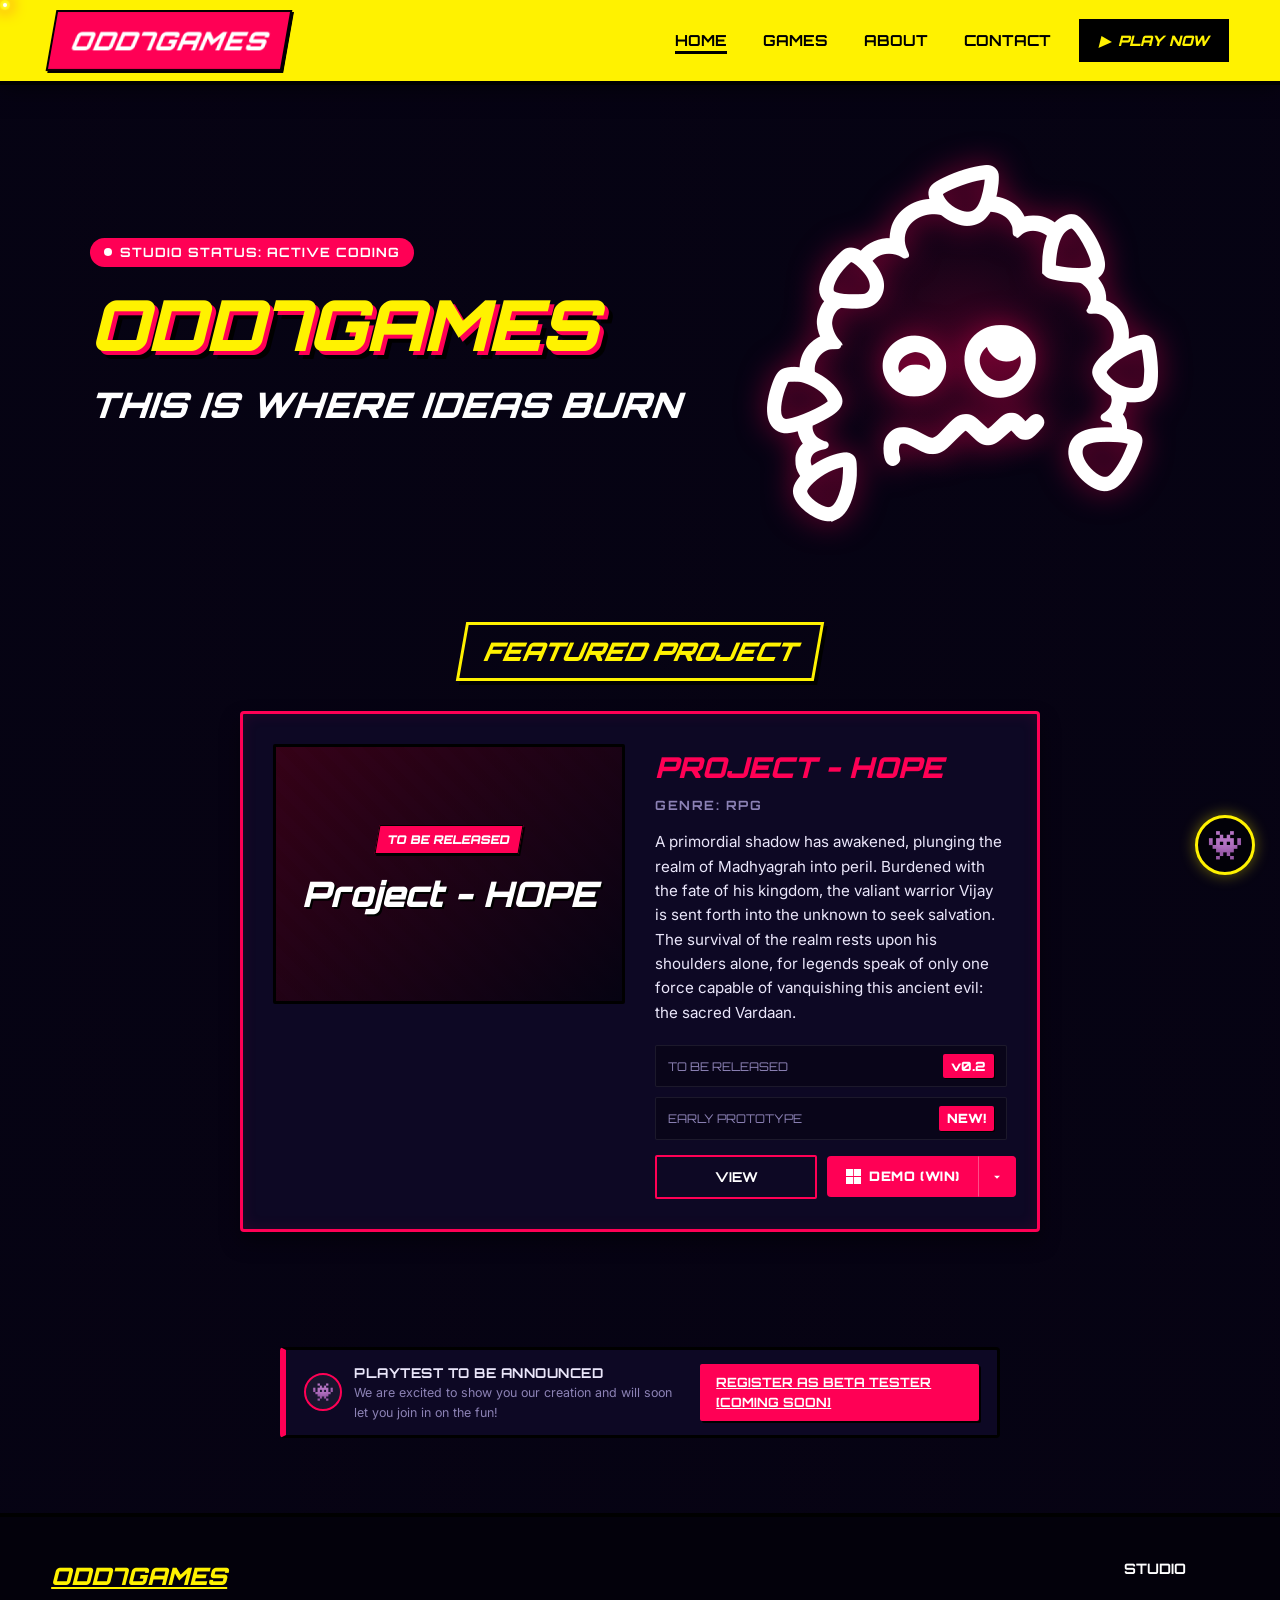
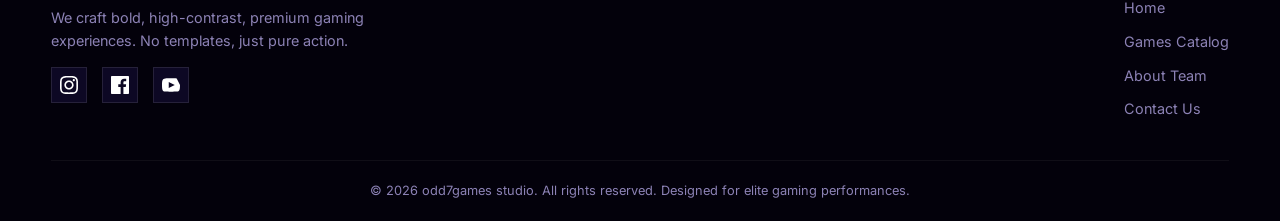
<file: index.html>
<!DOCTYPE html>
<html lang="en">

<head>
  <meta charset="UTF-8">
  <meta name="viewport" content="width=device-width, initial-scale=1.0">
  <title>odd7games | Indie Game Studio</title>
  <meta name="description"
    content="Welcome to odd7games, a modern-retro indie game studio. We build bold, high-contrast, action-packed gaming experiences. Play our demos and meet the team.">
  <link rel="stylesheet" href="style.css">
  <link rel="icon" href="assets/logo.svg?v=2" type="image/svg+xml">
</head>

<body>

  <!-- PAGE LOADER LAYER -->
  <div class="loader-wrapper">
    <div class="loader-logo">ODD7GAMES</div>
    <div class="loader-bar-bg">
      <div class="loader-bar-fill"></div>
    </div>
  </div>

  <!-- YELLOW BRAND HEADER -->
  <header class="header-banner">
    <a href="index.html" class="logo-container" id="nav-logo">
      <div class="logo-badge">
        <span>ODD7GAMES</span>
      </div>
    </a>

    <button class="mobile-toggle" aria-label="Toggle Navigation">
      <span></span>
      <span></span>
      <span></span>
    </button>

    <nav>
      <ul class="nav-menu">
        <li><a href="index.html" class="nav-link active">Home</a></li>
        <li><a href="games.html" class="nav-link">Games</a></li>
        <li><a href="about.html" class="nav-link">About</a></li>
        <li><a href="contact.html" class="nav-link">Contact</a></li>
        <li><a href="games.html" class="nav-cta"><span>▶</span> PLAY NOW</a></li>
      </ul>
    </nav>
  </header>

  <!-- HERO BANNER -->
  <section class="hero">
    <div class="hero-split-layout"
      style="display: flex; align-items: center; justify-content: space-between; gap: 40px; max-width: 1100px; margin: 0 auto; text-align: left; width: 100%; flex-wrap: wrap;">

      <!-- Text contents (Left) -->
      <div style="flex: 1 1 450px; max-width: 100%; display: flex; flex-direction: column; align-items: flex-start;">
        <div class="status-badge">
          <span class="status-pulse"></span>
          <span>STUDIO STATUS: ACTIVE CODING</span>
        </div>
        <h1 class="hero-title">ODD7GAMES</h1>
        <h2 class="hero-subtitle">THIS IS WHERE IDEAS BURN</h2>


      </div>

      <!-- Mascot (Right) -->
      <div class="hero-mascot-container"
        style="flex: 1 1 300px; display: flex; justify-content: center; align-items: center; position: relative;">
        <!-- Glowing background ring -->
        <div
          style="position: absolute; width: 280px; height: 280px; background: radial-gradient(circle, rgba(255, 0, 85, 0.2) 0%, transparent 70%); z-index: 1;">
        </div>
        <!-- Mascot image -->
        <img src="assets/g4.png" alt="odd7games mascot" class="hero-mascot-img"
          style="max-width: 100%; height: auto; z-index: 2; filter: drop-shadow(0 0 15px rgba(255, 0, 85, 0.5));">
      </div>

  </section>

  <!-- FEATURED WORK showcase -->
  <main class="container">
    <div style="text-align: center;">
      <div class="section-label">FEATURED PROJECT</div>
    </div>

    <div id="featured-project-container">
      <!-- Dynamically populated from games-data.js -->
    </div>
  </main>



  <!-- DYNAMIC LIVE WIDGET -->
  <section class="container" style="padding-top: 20px; padding-bottom: 60px;">
    <div class="live-stream-container">
      <div class="live-stream-content">
        <div class="live-stream-avatar">👾</div>
        <div class="live-stream-info">
          <h5>Playtest To Be Announced</h5>
          <p>We are excited to show you our creation and will soon let you join in on the fun!</p>
        </div>
      </div>
      <a href="contact.html" class="btn-live">REGISTER AS BETA TESTER [Coming Soon]</a>
    </div>
  </section>

  <!-- GLOBAL FOOTER -->
  <footer class="footer">
    <div class="footer-content">
      <div class="footer-info">
        <a href="index.html" class="footer-logo">ODD7GAMES</a>
        <p style="font-size: 0.9rem; max-width: 320px;">We craft bold, high-contrast, premium gaming experiences. No
          templates, just pure action.</p>
        <div class="footer-socials">
          <a href="https://www.instagram.com/odd7games" class="social-icon" target="_blank" rel="noopener noreferrer"
            aria-label="Instagram">
            <svg width="18" height="18" viewBox="0 0 24 24" fill="currentColor">
              <path
                d="M12 2.163c3.204 0 3.584.012 4.85.07 3.252.148 4.771 1.691 4.919 4.919.058 1.265.069 1.645.069 4.849 0 3.205-.012 3.584-.069 4.849-.149 3.225-1.664 4.771-4.919 4.919-1.266.058-1.644.07-4.85.07-3.204 0-3.584-.012-4.849-.07-3.26-.149-4.771-1.699-4.919-4.92-.058-1.265-.07-1.644-.07-4.849 0-3.204.013-3.583.07-4.849.149-3.227 1.664-4.771 4.919-4.919 1.266-.057 1.645-.069 4.849-.069zm0-2.163c-3.259 0-3.667.014-4.947.072-4.358.2-6.78 2.618-6.98 6.98-.059 1.281-.073 1.689-.073 4.948 0 3.259.014 3.668.072 4.948.2 4.358 2.618 6.78 6.98 6.98 1.281.058 1.689.072 4.948.072 3.259 0 3.668-.014 4.948-.072 4.354-.2 6.782-2.618 6.979-6.98.059-1.28.073-1.689.073-4.948 0-3.259-.014-3.667-.072-4.947-.196-4.354-2.617-6.78-6.979-6.98-1.281-.059-1.69-.073-4.949-.073zm0 5.838c-3.403 0-6.162 2.759-6.162 6.162s2.759 6.163 6.162 6.163 6.162-2.759 6.162-6.163c0-3.403-2.759-6.162-6.162-6.162zm0 10.162c-2.209 0-4-1.79-4-4 0-2.209 1.791-4 4-4s4 1.791 4 4c0 2.21-1.791 4-4 4zm6.406-11.845c-.796 0-1.441.645-1.441 1.44s.645 1.44 1.441 1.44c.795 0 1.439-.645 1.439-1.44s-.644-1.44-1.439-1.44z" />
            </svg>
          </a>
          <a href="https://www.facebook.com/share/1Jf2LDTQuf/" class="social-icon" target="_blank"
            rel="noopener noreferrer" aria-label="Facebook">
            <svg width="18" height="18" viewBox="0 0 24 24" fill="currentColor">
              <path
                d="M22.675 0h-21.35c-.732 0-1.325.593-1.325 1.325v21.351c0 .731.593 1.324 1.325 1.324h11.495v-9.294h-3.128v-3.622h3.128v-2.671c0-3.1 1.893-4.788 4.659-4.788 1.325 0 2.463.099 2.795.143v3.24l-1.918.001c-1.504 0-1.795.715-1.795 1.763v2.313h3.587l-.467 3.622h-3.12v9.293h6.116c.73 0 1.323-.593 1.323-1.325v-21.35c0-.732-.593-1.325-1.325-1.325z" />
            </svg>
          </a>
          <a href="https://www.youtube.com/@odd7games" class="social-icon" target="_blank" rel="noopener noreferrer"
            aria-label="YouTube">
            <svg width="18" height="18" viewBox="0 0 24 24" fill="currentColor">
              <path
                d="M19.615 3.184c-3.604-.246-11.631-.245-15.23 0-3.897.266-4.356 2.62-4.385 8.816.029 6.185.484 8.549 4.385 8.816 3.6.245 11.626.246 15.23 0 3.897-.266 4.356-2.62 4.385-8.816zm-10.615 12.816v-8l8 3.993-8 4.007z" />
            </svg>
          </a>
        </div>
      </div>
      <div class="footer-links">
        <div class="footer-column">
          <h4>Studio</h4>
          <ul>
            <li><a href="index.html">Home</a></li>
            <li><a href="games.html">Games Catalog</a></li>
            <li><a href="about.html">About Team</a></li>
            <li><a href="contact.html">Contact Us</a></li>
          </ul>
        </div>
      </div>
    </div>
    <div class="footer-bottom">
      <p>&copy; 2026 odd7games studio. All rights reserved. Designed for elite gaming performances.</p>
    </div>
  </footer>

  <script src="games-data.js"></script>
  <script src="main.js"></script>
</body>

</html>
</file>
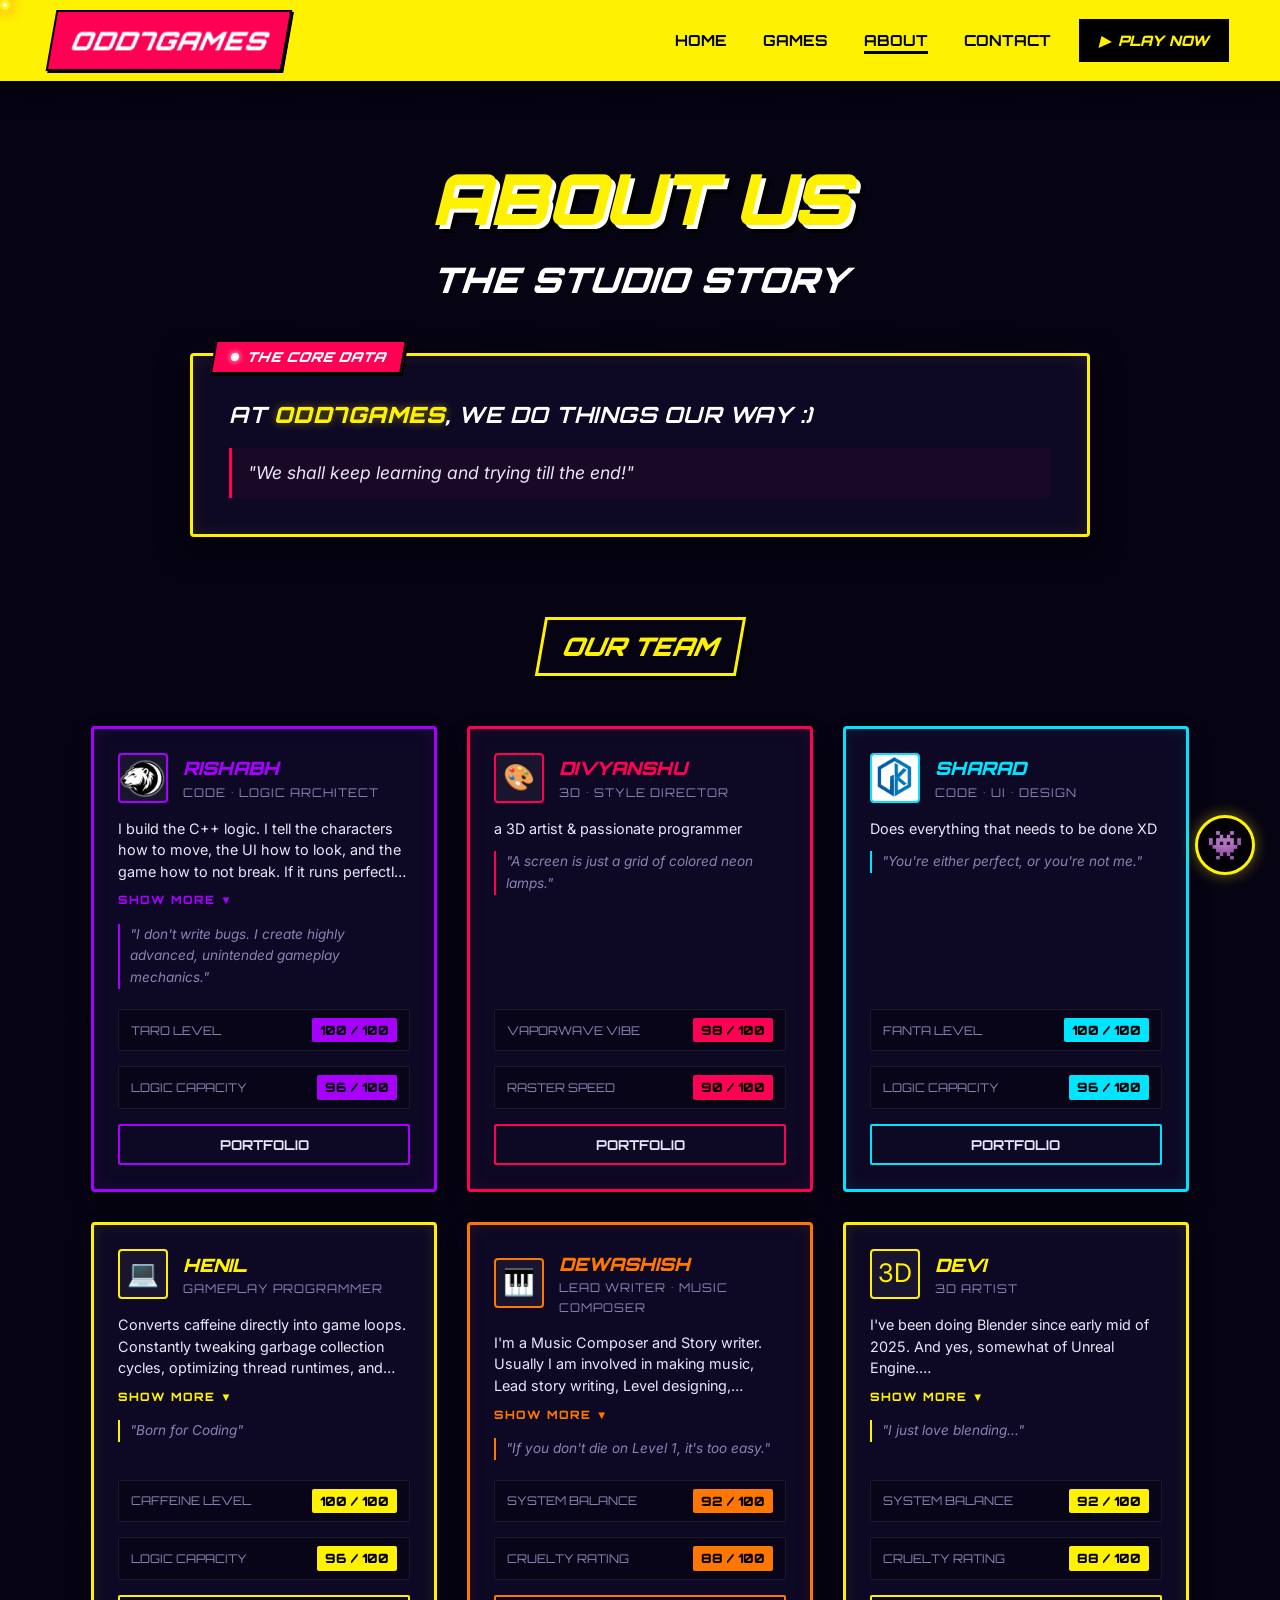
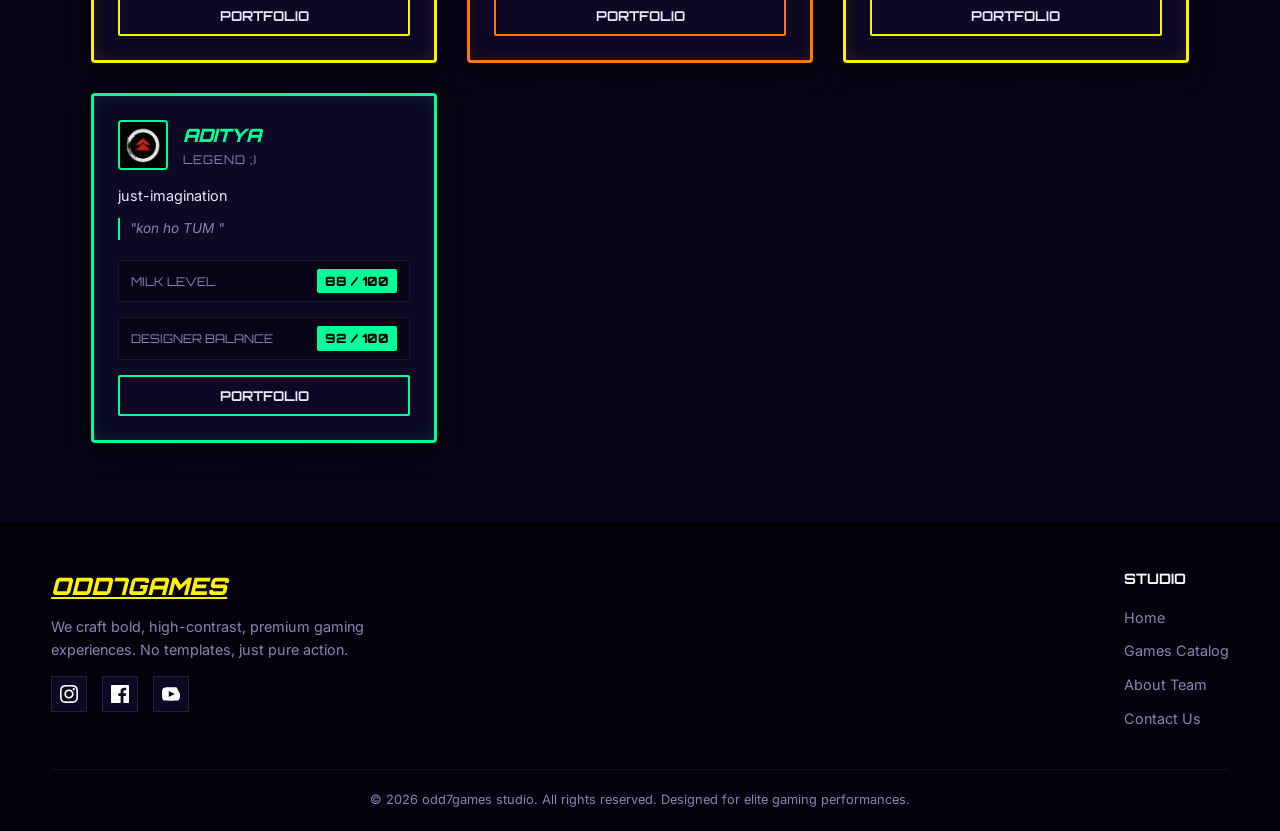
<file: about.html>
<!DOCTYPE html>
<html lang="en">

<head>
  <meta charset="UTF-8">
  <meta name="viewport" content="width=device-width, initial-scale=1.0">
  <title>odd7games | About & Team</title>
  <meta name="description"
    content="Meet the crew behind odd7games. Learn about our design philosophy, history, and the talented fighters building the future of retro-cyber indie gaming.">
  <link rel="stylesheet" href="style.css">
  <link rel="icon" href="assets/logo.svg?v=2" type="image/svg+xml">
</head>

<body>

  <!-- PAGE LOADER LAYER -->
  <div class="loader-wrapper">
    <div class="loader-logo">ODD7GAMES</div>
    <div class="loader-bar-bg">
      <div class="loader-bar-fill"></div>
    </div>
  </div>

  <!-- YELLOW BRAND HEADER -->
  <header class="header-banner">
    <a href="index.html" class="logo-container" id="nav-logo">
      <div class="logo-badge">
        <span>ODD7GAMES</span>
      </div>
    </a>

    <button class="mobile-toggle" aria-label="Toggle Navigation">
      <span></span>
      <span></span>
      <span></span>
    </button>

    <nav>
      <ul class="nav-menu">
        <li><a href="index.html" class="nav-link">Home</a></li>
        <li><a href="games.html" class="nav-link">Games</a></li>
        <li><a href="about.html" class="nav-link active">About</a></li>
        <li><a href="contact.html" class="nav-link">Contact</a></li>
        <li><a href="games.html" class="nav-cta"><span>▶</span> PLAY NOW</a></li>
      </ul>
    </nav>
  </header>

  <!-- PAGE TITLE -->
  <section class="hero" style="padding-bottom: 30px;">
    <h1 class="hero-title" style="--hero-accent-color: #ffffff;">ABOUT US</h1>
    <h2 class="hero-subtitle">THE STUDIO STORY</h2>
  </section>

  <!-- STUDIO PHILOSOPHY / HISTORY -->
  <section class="container" style="padding-bottom: 40px;">
    <div class="core-data-box">
      <!-- Accent Slanted Badge -->
      <span class="core-data-badge">THE CORE DATA</span>

      <p class="core-data-main">
        AT <span class="core-data-brand">ODD7GAMES</span>, WE DO THINGS OUR WAY :)
      </p>

      <p class="core-data-sub">
        "We shall keep learning and trying till the end!"
      </p>
    </div>
  </section>

  <!-- TEAM SECTION (Inspired by DEBATE FORGE Fighters Grid) -->
  <section class="container">
    <div style="text-align: center;">
      <div class="section-label">OUR TEAM</div>
    </div>

    <div class="grid-cards" id="team-grid">
      <!-- Dynamically populated from team-data.js -->
    </div>
  </section>

  <!-- GLOBAL FOOTER -->
  <footer class="footer">
    <div class="footer-content">
      <div class="footer-info">
        <a href="index.html" class="footer-logo">ODD7GAMES</a>
        <p style="font-size: 0.9rem; max-width: 320px;">We craft bold, high-contrast, premium gaming experiences. No
          templates, just pure action.</p>
        <div class="footer-socials">
          <a href="https://www.instagram.com/odd7games" class="social-icon" target="_blank" rel="noopener noreferrer"
            aria-label="Instagram">
            <svg width="18" height="18" viewBox="0 0 24 24" fill="currentColor">
              <path
                d="M12 2.163c3.204 0 3.584.012 4.85.07 3.252.148 4.771 1.691 4.919 4.919.058 1.265.069 1.645.069 4.849 0 3.205-.012 3.584-.069 4.849-.149 3.225-1.664 4.771-4.919 4.919-1.266.058-1.644.07-4.85.07-3.204 0-3.584-.012-4.849-.07-3.26-.149-4.771-1.699-4.919-4.92-.058-1.265-.07-1.644-.07-4.849 0-3.204.013-3.583.07-4.849.149-3.227 1.664-4.771 4.919-4.919 1.266-.057 1.645-.069 4.849-.069zm0-2.163c-3.259 0-3.667.014-4.947.072-4.358.2-6.78 2.618-6.98 6.98-.059 1.281-.073 1.689-.073 4.948 0 3.259.014 3.668.072 4.948.2 4.358 2.618 6.78 6.98 6.98 1.281.058 1.689.072 4.948.072 3.259 0 3.668-.014 4.948-.072 4.354-.2 6.782-2.618 6.979-6.98.059-1.28.073-1.689.073-4.948 0-3.259-.014-3.667-.072-4.947-.196-4.354-2.617-6.78-6.979-6.98-1.281-.059-1.69-.073-4.949-.073zm0 5.838c-3.403 0-6.162 2.759-6.162 6.162s2.759 6.163 6.162 6.163 6.162-2.759 6.162-6.163c0-3.403-2.759-6.162-6.162-6.162zm0 10.162c-2.209 0-4-1.79-4-4 0-2.209 1.791-4 4-4s4 1.791 4 4c0 2.21-1.791 4-4 4zm6.406-11.845c-.796 0-1.441.645-1.441 1.44s.645 1.44 1.441 1.44c.795 0 1.439-.645 1.439-1.44s-.644-1.44-1.439-1.44z" />
            </svg>
          </a>
          <a href="https://www.facebook.com/share/1Jf2LDTQuf/" class="social-icon" target="_blank"
            rel="noopener noreferrer" aria-label="Facebook">
            <svg width="18" height="18" viewBox="0 0 24 24" fill="currentColor">
              <path
                d="M22.675 0h-21.35c-.732 0-1.325.593-1.325 1.325v21.351c0 .731.593 1.324 1.325 1.324h11.495v-9.294h-3.128v-3.622h3.128v-2.671c0-3.1 1.893-4.788 4.659-4.788 1.325 0 2.463.099 2.795.143v3.24l-1.918.001c-1.504 0-1.795.715-1.795 1.763v2.313h3.587l-.467 3.622h-3.12v9.293h6.116c.73 0 1.323-.593 1.323-1.325v-21.35c0-.732-.593-1.325-1.325-1.325z" />
            </svg>
          </a>
          <a href="https://www.youtube.com/@odd7games" class="social-icon" target="_blank" rel="noopener noreferrer"
            aria-label="YouTube">
            <svg width="18" height="18" viewBox="0 0 24 24" fill="currentColor">
              <path
                d="M19.615 3.184c-3.604-.246-11.631-.245-15.23 0-3.897.266-4.356 2.62-4.385 8.816.029 6.185.484 8.549 4.385 8.816 3.6.245 11.626.246 15.23 0 3.897-.266 4.356-2.62 4.385-8.816zm-10.615 12.816v-8l8 3.993-8 4.007z" />
            </svg>
          </a>
        </div>
      </div>
      <div class="footer-links">
        <div class="footer-column">
          <h4>Studio</h4>
          <ul>
            <li><a href="index.html">Home</a></li>
            <li><a href="games.html">Games Catalog</a></li>
            <li><a href="about.html">About Team</a></li>
            <li><a href="contact.html">Contact Us</a></li>
          </ul>
        </div>

      </div>
    </div>
    <div class="footer-bottom">
      <p>&copy; 2026 odd7games studio. All rights reserved. Designed for elite gaming performances.</p>
    </div>
  </footer>

  <script src="team-data.js"></script>
  <script src="main.js"></script>
</body>

</html>
</file>
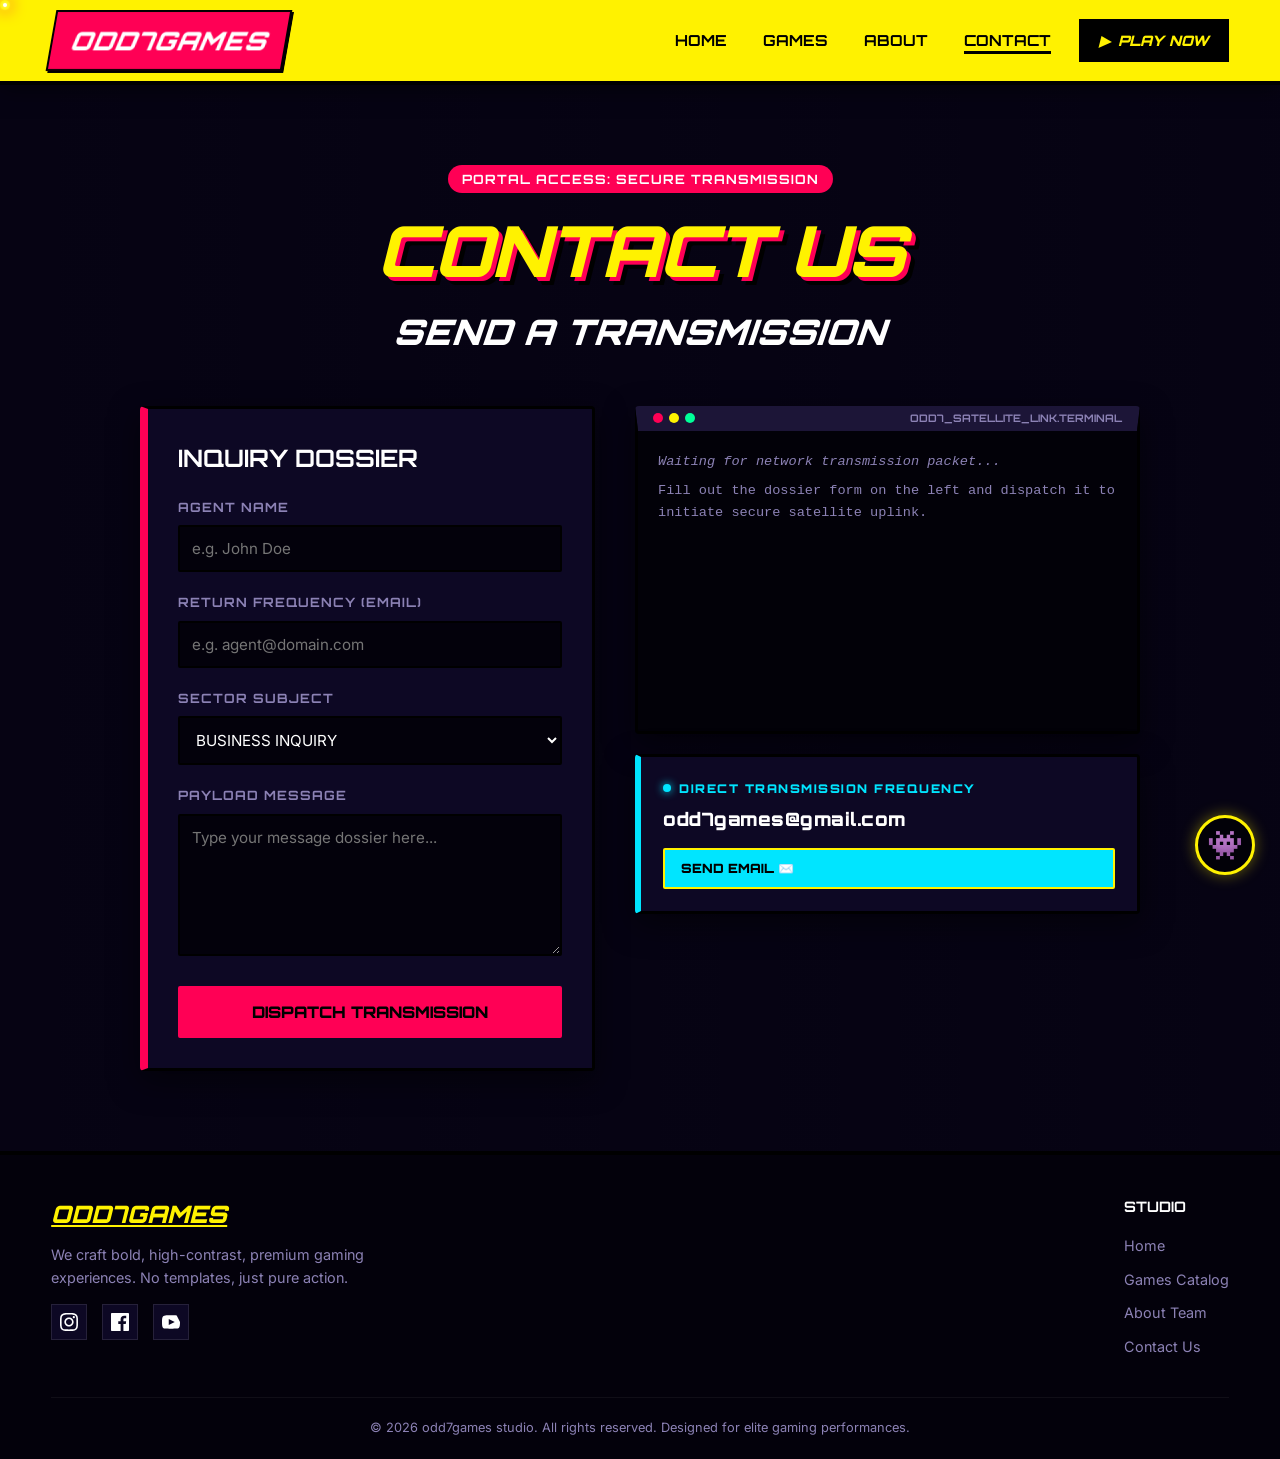
<file: contact.html>
<!DOCTYPE html>
<html lang="en">
<head>
  <meta charset="UTF-8">
  <meta name="viewport" content="width=device-width, initial-scale=1.0">
  <title>odd7games | Contact Portal</title>
  <meta name="description" content="Get in touch with odd7games. Send us press inquiries, business deals, beta feedback, or bug reports via our interactive terminal mailing portal.">
  <link rel="stylesheet" href="style.css">
  <link rel="icon" href="assets/logo.svg?v=2" type="image/svg+xml">
</head>
<body>

  <!-- PAGE LOADER LAYER -->
  <div class="loader-wrapper">
    <div class="loader-logo">ODD7GAMES</div>
    <div class="loader-bar-bg">
      <div class="loader-bar-fill"></div>
    </div>
  </div>

  <!-- YELLOW BRAND HEADER -->
  <header class="header-banner">
    <a href="index.html" class="logo-container" id="nav-logo">
      <div class="logo-badge">
        <span>ODD7GAMES</span>
      </div>
    </a>
    
    <button class="mobile-toggle" aria-label="Toggle Navigation">
      <span></span>
      <span></span>
      <span></span>
    </button>

    <nav>
      <ul class="nav-menu">
        <li><a href="index.html" class="nav-link">Home</a></li>
        <li><a href="games.html" class="nav-link">Games</a></li>
        <li><a href="about.html" class="nav-link">About</a></li>
        <li><a href="contact.html" class="nav-link active">Contact</a></li>
        <li><a href="games.html" class="nav-cta"><span>▶</span> PLAY NOW</a></li>
      </ul>
    </nav>
  </header>

  <!-- PAGE TITLE -->
  <section class="hero" style="padding-bottom: 30px;">
    <div class="status-badge" style="background-color: var(--color-neon-pink); color: #fff;">
      <span>PORTAL ACCESS: SECURE TRANSMISSION</span>
    </div>
    <h1 class="hero-title" style="--hero-accent-color: var(--color-neon-pink);">CONTACT US</h1>
    <h2 class="hero-subtitle">SEND A TRANSMISSION</h2>
  </section>

  <!-- CONTACT CONTAINER -->
  <main class="container">
    <div class="contact-split" style="display: flex; flex-direction: row; flex-wrap: wrap; gap: 40px; max-width: 1000px; margin: 0 auto;">
      
      <!-- FORM COLUMN (Left) -->
      <section style="flex: 1 1 300px; max-width: 100%; background-color: var(--color-bg-card); border: 3px solid #000; border-left: 8px solid var(--color-neon-pink); padding: 30px; border-radius: 4px; box-shadow: 0 10px 30px rgba(0,0,0,0.5);">
        <h3 style="font-family: var(--font-display); font-size: 1.5rem; text-transform: uppercase; margin-bottom: 20px; color: #fff;">INQUIRY DOSSIER</h3>
        
        <form id="studio-contact-form" style="display: flex; flex-direction: column; gap: 20px;">
          <div style="display: flex; flex-direction: column; gap: 8px;">
            <label for="contact-name" style="font-family: var(--font-display); font-size: 0.8rem; text-transform: uppercase; color: var(--color-text-muted); font-weight: 700; letter-spacing: 1px;">AGENT NAME</label>
            <input type="text" id="contact-name" required placeholder="e.g. John Doe" style="background-color: #03010b; border: 2px solid #000; padding: 12px; color: #fff; font-family: var(--font-body); font-size: 0.95rem; border-radius: 2px; transition: var(--transition-fast);">
          </div>
          
          <div style="display: flex; flex-direction: column; gap: 8px;">
            <label for="contact-email" style="font-family: var(--font-display); font-size: 0.8rem; text-transform: uppercase; color: var(--color-text-muted); font-weight: 700; letter-spacing: 1px;">RETURN FREQUENCY (EMAIL)</label>
            <input type="email" id="contact-email" required placeholder="e.g. agent@domain.com" style="background-color: #03010b; border: 2px solid #000; padding: 12px; color: #fff; font-family: var(--font-body); font-size: 0.95rem; border-radius: 2px; transition: var(--transition-fast);">
          </div>
          
          <div style="display: flex; flex-direction: column; gap: 8px;">
            <label for="contact-subject" style="font-family: var(--font-display); font-size: 0.8rem; text-transform: uppercase; color: var(--color-text-muted); font-weight: 700; letter-spacing: 1px;">SECTOR SUBJECT</label>
            <select id="contact-subject" style="background-color: #03010b; border: 2px solid #000; padding: 12px; color: #fff; font-family: var(--font-body); font-size: 0.95rem; border-radius: 2px; cursor: pointer; transition: var(--transition-fast);">
              <option value="BUSINESS INQUIRY">BUSINESS INQUIRY</option>
              <option value="PRESS & MEDIA KIT">PRESS & MEDIA KIT</option>
              <option value="BETA PLAYTESTING">BETA PLAYTESTING</option>
              <option value="BUG REPORT">BUG REPORT</option>
              <option value="GENERAL HELLO">GENERAL HELLO</option>
            </select>
          </div>
          
          <div style="display: flex; flex-direction: column; gap: 8px;">
            <label for="contact-message" style="font-family: var(--font-display); font-size: 0.8rem; text-transform: uppercase; color: var(--color-text-muted); font-weight: 700; letter-spacing: 1px;">PAYLOAD MESSAGE</label>
            <textarea id="contact-message" required rows="6" placeholder="Type your message dossier here..." style="background-color: #03010b; border: 2px solid #000; padding: 12px; color: #fff; font-family: var(--font-body); font-size: 0.95rem; border-radius: 2px; resize: vertical; transition: var(--transition-fast);"></textarea>
          </div>
          
          <button type="submit" class="btn-card" style="border-color: var(--color-neon-pink); background-color: var(--color-neon-pink); color: #000; font-weight: 900; padding: 14px; font-size: 1rem; cursor: pointer; margin-top: 10px;">DISPATCH TRANSMISSION</button>
        </form>
      </section>

      <!-- Focus glowing animations injected for interactive form inputs -->
      <style>
        input:focus, select:focus, textarea:focus {
          outline: none;
          border-color: var(--color-neon-pink) !important;
          box-shadow: 0 0 10px rgba(255, 0, 85, 0.4);
        }
      </style>

      <!-- RETRO CONSOLE LOGGER COLUMN (Right) -->
      <section style="flex: 1 1 350px; display: flex; flex-direction: column; gap: 20px; justify-content: flex-start;">
        <div style="background-color: #020108; border: 3px solid #000; border-top: 25px solid #1c1537; padding: 20px; font-family: 'Courier New', Courier, monospace; font-size: 0.85rem; color: #00ff99; border-radius: 4px; box-shadow: 0 10px 30px rgba(0,0,0,0.5); position: relative; min-height: 250px;">
          <!-- Window Buttons -->
          <div style="position: absolute; top: -18px; left: 15px; display: flex; gap: 6px;">
            <span style="width: 10px; height: 10px; border-radius: 50%; background-color: var(--color-neon-pink); display: block;"></span>
            <span style="width: 10px; height: 10px; border-radius: 50%; background-color: var(--color-neon-yellow); display: block;"></span>
            <span style="width: 10px; height: 10px; border-radius: 50%; background-color: var(--color-neon-green); display: block;"></span>
          </div>
          <div style="position: absolute; top: -21px; right: 15px; font-family: var(--font-display); font-size: 0.65rem; color: #8c82b5; text-transform: uppercase; font-weight: 700;">
            odd7_satellite_link.terminal
          </div>
          
          <!-- Default placeholder screen -->
          <div id="contact-terminal-log" style="height: 260px; overflow-y: auto; display: flex; flex-direction: column; gap: 8px;">
            <div style="color: var(--color-text-muted); font-style: italic;">
              Waiting for network transmission packet...
            </div>
            <div style="color: var(--color-text-muted);">
              Fill out the dossier form on the left and dispatch it to initiate secure satellite uplink.
            </div>
          </div>
        </div>
        
        <!-- DIRECT TRANSMISSION INQUIRY CARD -->
        <div style="background-color: var(--color-bg-card); border: 3px solid #000; border-left: 6px solid var(--color-neon-cyan); padding: 22px; border-radius: 4px; box-shadow: 0 10px 30px rgba(0,0,0,0.5); position: relative; display: flex; flex-wrap: wrap; align-items: center; justify-content: space-between; gap: 15px;">
          <div>
            <div style="font-family: var(--font-display); font-weight: 900; font-size: 0.75rem; text-transform: uppercase; color: var(--color-neon-cyan); letter-spacing: 1.5px; margin-bottom: 6px; display: flex; align-items: center; gap: 8px;">
              <span style="display: inline-block; width: 8px; height: 8px; background-color: var(--color-neon-cyan); border-radius: 50%; box-shadow: 0 0 8px var(--color-neon-cyan);"></span>
              DIRECT TRANSMISSION FREQUENCY
            </div>
            <a href="mailto:odd7games@gmail.com" style="font-family: var(--font-display); font-weight: 900; font-size: 1.15rem; color: #fff; text-decoration: none; transition: var(--transition-fast); letter-spacing: 0.5px;" onmouseover="this.style.color='var(--color-neon-cyan)'" onmouseout="this.style.color='#fff'">
              odd7games@gmail.com
            </a>
          </div>
          <a href="mailto:odd7games@gmail.com" class="btn-card" style="background-color: var(--color-neon-cyan); color: #000; font-weight: 900; padding: 8px 16px; font-size: 0.8rem; text-decoration: none; white-space: nowrap; border-radius: 2px;">
            SEND EMAIL ✉️
          </a>
        </div>
      </section>

    </div>
  </main>

  <!-- GLOBAL FOOTER -->
  <footer class="footer">
    <div class="footer-content">
      <div class="footer-info">
        <a href="index.html" class="footer-logo">ODD7GAMES</a>
        <p style="font-size: 0.9rem; max-width: 320px;">We craft bold, high-contrast, premium gaming experiences. No templates, just pure action.</p>
        <div class="footer-socials">
          <a href="https://www.instagram.com/odd7games" class="social-icon" target="_blank" rel="noopener noreferrer" aria-label="Instagram">
            <svg width="18" height="18" viewBox="0 0 24 24" fill="currentColor"><path d="M12 2.163c3.204 0 3.584.012 4.85.07 3.252.148 4.771 1.691 4.919 4.919.058 1.265.069 1.645.069 4.849 0 3.205-.012 3.584-.069 4.849-.149 3.225-1.664 4.771-4.919 4.919-1.266.058-1.644.07-4.85.07-3.204 0-3.584-.012-4.849-.07-3.26-.149-4.771-1.699-4.919-4.92-.058-1.265-.07-1.644-.07-4.849 0-3.204.013-3.583.07-4.849.149-3.227 1.664-4.771 4.919-4.919 1.266-.057 1.645-.069 4.849-.069zm0-2.163c-3.259 0-3.667.014-4.947.072-4.358.2-6.78 2.618-6.98 6.98-.059 1.281-.073 1.689-.073 4.948 0 3.259.014 3.668.072 4.948.2 4.358 2.618 6.78 6.98 6.98 1.281.058 1.689.072 4.948.072 3.259 0 3.668-.014 4.948-.072 4.354-.2 6.782-2.618 6.979-6.98.059-1.28.073-1.689.073-4.948 0-3.259-.014-3.667-.072-4.947-.196-4.354-2.617-6.78-6.979-6.98-1.281-.059-1.69-.073-4.949-.073zm0 5.838c-3.403 0-6.162 2.759-6.162 6.162s2.759 6.163 6.162 6.163 6.162-2.759 6.162-6.163c0-3.403-2.759-6.162-6.162-6.162zm0 10.162c-2.209 0-4-1.79-4-4 0-2.209 1.791-4 4-4s4 1.791 4 4c0 2.21-1.791 4-4 4zm6.406-11.845c-.796 0-1.441.645-1.441 1.44s.645 1.44 1.441 1.44c.795 0 1.439-.645 1.439-1.44s-.644-1.44-1.439-1.44z"/></svg>
          </a>
          <a href="https://www.facebook.com/share/1Jf2LDTQuf/" class="social-icon" target="_blank" rel="noopener noreferrer" aria-label="Facebook">
            <svg width="18" height="18" viewBox="0 0 24 24" fill="currentColor"><path d="M22.675 0h-21.35c-.732 0-1.325.593-1.325 1.325v21.351c0 .731.593 1.324 1.325 1.324h11.495v-9.294h-3.128v-3.622h3.128v-2.671c0-3.1 1.893-4.788 4.659-4.788 1.325 0 2.463.099 2.795.143v3.24l-1.918.001c-1.504 0-1.795.715-1.795 1.763v2.313h3.587l-.467 3.622h-3.12v9.293h6.116c.73 0 1.323-.593 1.323-1.325v-21.35c0-.732-.593-1.325-1.325-1.325z"/></svg>
          </a>
          <a href="https://www.youtube.com/@odd7games" class="social-icon" target="_blank" rel="noopener noreferrer" aria-label="YouTube">
            <svg width="18" height="18" viewBox="0 0 24 24" fill="currentColor"><path d="M19.615 3.184c-3.604-.246-11.631-.245-15.23 0-3.897.266-4.356 2.62-4.385 8.816.029 6.185.484 8.549 4.385 8.816 3.6.245 11.626.246 15.23 0 3.897-.266 4.356-2.62 4.385-8.816zm-10.615 12.816v-8l8 3.993-8 4.007z"/></svg>
          </a>
        </div>
      </div>
      <div class="footer-links">
        <div class="footer-column">
          <h4>Studio</h4>
          <ul>
            <li><a href="index.html">Home</a></li>
            <li><a href="games.html">Games Catalog</a></li>
            <li><a href="about.html">About Team</a></li>
            <li><a href="contact.html">Contact Us</a></li>
          </ul>
        </div>

      </div>
    </div>
    <div class="footer-bottom">
      <p>&copy; 2026 odd7games studio. All rights reserved. Designed for elite gaming performances.</p>
    </div>
  </footer>

  <script src="main.js"></script>
</body>
</html>
</file>
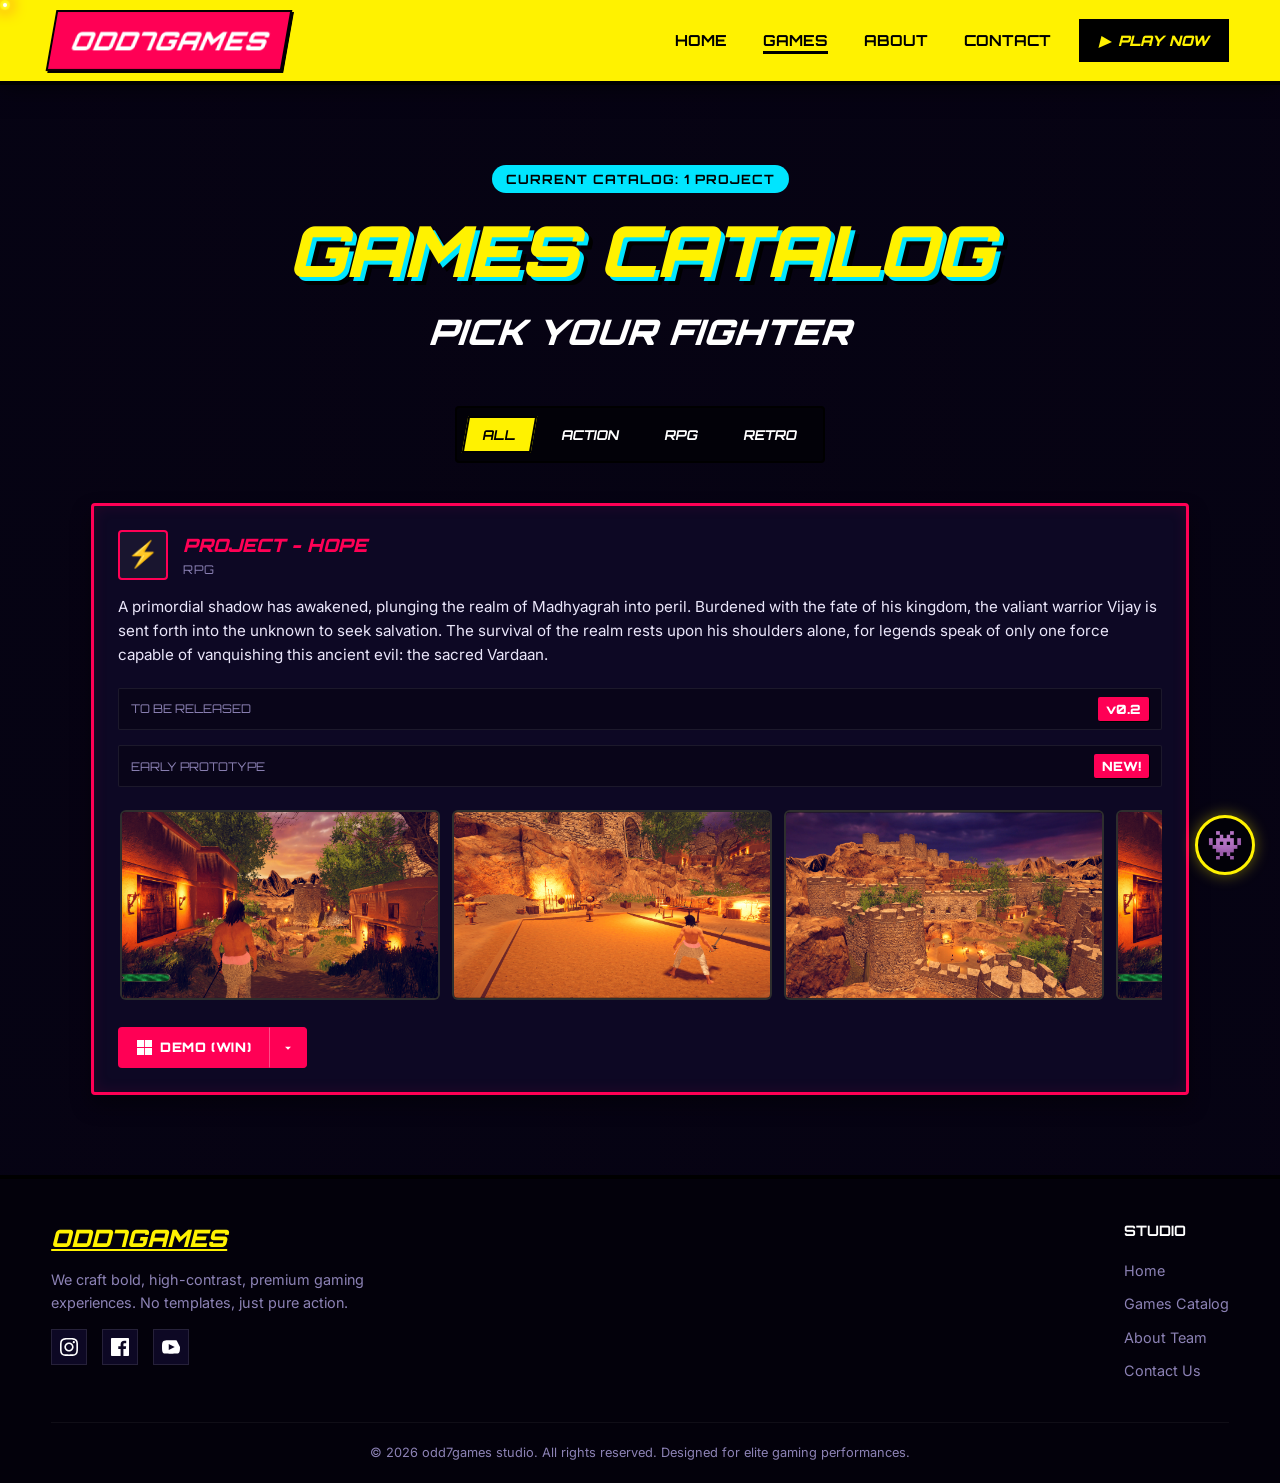
<file: games.html>
<!DOCTYPE html>
<html lang="en">

<head>
  <meta charset="UTF-8">
  <meta name="viewport" content="width=device-width, initial-scale=1.0">
  <title>odd7games | Games Directory</title>
  <meta name="description"
    content="Explore our library of premium games. From synthwave speedrunners to cyberpunk roguelikes, play our latest alphas and wishlists.">
  <link rel="stylesheet" href="style.css">
  <link rel="icon" href="assets/logo.svg?v=2" type="image/svg+xml">
</head>

<body>

  <!-- PAGE LOADER LAYER -->
  <div class="loader-wrapper">
    <div class="loader-logo">ODD7GAMES</div>
    <div class="loader-bar-bg">
      <div class="loader-bar-fill"></div>
    </div>
  </div>

  <!-- YELLOW BRAND HEADER -->
  <header class="header-banner">
    <a href="index.html" class="logo-container" id="nav-logo">
      <div class="logo-badge">
        <span>ODD7GAMES</span>
      </div>
    </a>

    <button class="mobile-toggle" aria-label="Toggle Navigation">
      <span></span>
      <span></span>
      <span></span>
    </button>

    <nav>
      <ul class="nav-menu">
        <li><a href="index.html" class="nav-link">Home</a></li>
        <li><a href="games.html" class="nav-link active">Games</a></li>
        <li><a href="about.html" class="nav-link">About</a></li>
        <li><a href="contact.html" class="nav-link">Contact</a></li>
        <li><a href="games.html" class="nav-cta"><span>▶</span> PLAY NOW</a></li>
      </ul>
    </nav>
  </header>

  <!-- PAGE TITLE -->
  <section class="hero" style="padding-bottom: 30px;">
    <div class="status-badge" style="background-color: var(--color-neon-cyan); color: #000;">
      <span>CURRENT CATALOG: 1 PROJECT</span>
    </div>
    <h1 class="hero-title" style="--hero-accent-color: var(--color-neon-cyan);">GAMES CATALOG</h1>
    <h2 class="hero-subtitle">PICK YOUR FIGHTER</h2>
  </section>

  <!-- GAMES FILTER BAR -->
  <section class="container" style="padding-bottom: 20px; text-align: center;">
    <div
      style="display: inline-flex; gap: 10px; flex-wrap: wrap; justify-content: center; background-color: #020108; border: 2px solid #000; padding: 8px; border-radius: 4px;">
      <button class="filter-btn active" data-filter="all"
        style="background-color: transparent; border: none; font-family: var(--font-display); font-weight: 700; color: #fff; padding: 8px 16px; cursor: pointer; text-transform: uppercase; font-size: 0.85rem; transform: skewX(-10deg); transition: var(--transition-fast);">ALL</button>
      <button class="filter-btn" data-filter="action"
        style="background-color: transparent; border: none; font-family: var(--font-display); font-weight: 700; color: #fff; padding: 8px 16px; cursor: pointer; text-transform: uppercase; font-size: 0.85rem; transform: skewX(-10deg); transition: var(--transition-fast);">ACTION</button>
      <button class="filter-btn" data-filter="rpg"
        style="background-color: transparent; border: none; font-family: var(--font-display); font-weight: 700; color: #fff; padding: 8px 16px; cursor: pointer; text-transform: uppercase; font-size: 0.85rem; transform: skewX(-10deg); transition: var(--transition-fast);">RPG</button>
      <button class="filter-btn" data-filter="retro"
        style="background-color: transparent; border: none; font-family: var(--font-display); font-weight: 700; color: #fff; padding: 8px 16px; cursor: pointer; text-transform: uppercase; font-size: 0.85rem; transform: skewX(-10deg); transition: var(--transition-fast);">RETRO</button>
    </div>
  </section>

  <!-- Filter Active Styles injected to avoid loading custom css for buttons -->
  <style>
    .filter-btn {
      border: 2px solid transparent !important;
    }

    .filter-btn:hover {
      color: var(--color-primary) !important;
    }

    .filter-btn.active {
      background-color: var(--color-primary) !important;
      color: #000 !important;
      border: 2px solid #000 !important;
      font-weight: 900;
    }
  </style>

  <!-- GAMES GRID -->
  <main class="container">
    <div class="grid-cards" id="games-grid">
      <!-- Dynamically populated from games-data.js -->
    </div>
  </main>

  <!-- GLOBAL FOOTER -->
  <footer class="footer">
    <div class="footer-content">
      <div class="footer-info">
        <a href="index.html" class="footer-logo">ODD7GAMES</a>
        <p style="font-size: 0.9rem; max-width: 320px;">We craft bold, high-contrast, premium gaming experiences. No
          templates, just pure action.</p>
        <div class="footer-socials">
          <a href="https://www.instagram.com/odd7games" class="social-icon" target="_blank" rel="noopener noreferrer" aria-label="Instagram">
            <svg width="18" height="18" viewBox="0 0 24 24" fill="currentColor"><path d="M12 2.163c3.204 0 3.584.012 4.85.07 3.252.148 4.771 1.691 4.919 4.919.058 1.265.069 1.645.069 4.849 0 3.205-.012 3.584-.069 4.849-.149 3.225-1.664 4.771-4.919 4.919-1.266.058-1.644.07-4.85.07-3.204 0-3.584-.012-4.849-.07-3.26-.149-4.771-1.699-4.919-4.92-.058-1.265-.07-1.644-.07-4.849 0-3.204.013-3.583.07-4.849.149-3.227 1.664-4.771 4.919-4.919 1.266-.057 1.645-.069 4.849-.069zm0-2.163c-3.259 0-3.667.014-4.947.072-4.358.2-6.78 2.618-6.98 6.98-.059 1.281-.073 1.689-.073 4.948 0 3.259.014 3.668.072 4.948.2 4.358 2.618 6.78 6.98 6.98 1.281.058 1.689.072 4.948.072 3.259 0 3.668-.014 4.948-.072 4.354-.2 6.782-2.618 6.979-6.98.059-1.28.073-1.689.073-4.948 0-3.259-.014-3.667-.072-4.947-.196-4.354-2.617-6.78-6.979-6.98-1.281-.059-1.69-.073-4.949-.073zm0 5.838c-3.403 0-6.162 2.759-6.162 6.162s2.759 6.163 6.162 6.163 6.162-2.759 6.162-6.163c0-3.403-2.759-6.162-6.162-6.162zm0 10.162c-2.209 0-4-1.79-4-4 0-2.209 1.791-4 4-4s4 1.791 4 4c0 2.21-1.791 4-4 4zm6.406-11.845c-.796 0-1.441.645-1.441 1.44s.645 1.44 1.441 1.44c.795 0 1.439-.645 1.439-1.44s-.644-1.44-1.439-1.44z"/></svg>
          </a>
          <a href="https://www.facebook.com/share/1Jf2LDTQuf/" class="social-icon" target="_blank" rel="noopener noreferrer" aria-label="Facebook">
            <svg width="18" height="18" viewBox="0 0 24 24" fill="currentColor"><path d="M22.675 0h-21.35c-.732 0-1.325.593-1.325 1.325v21.351c0 .731.593 1.324 1.325 1.324h11.495v-9.294h-3.128v-3.622h3.128v-2.671c0-3.1 1.893-4.788 4.659-4.788 1.325 0 2.463.099 2.795.143v3.24l-1.918.001c-1.504 0-1.795.715-1.795 1.763v2.313h3.587l-.467 3.622h-3.12v9.293h6.116c.73 0 1.323-.593 1.323-1.325v-21.35c0-.732-.593-1.325-1.325-1.325z"/></svg>
          </a>
          <a href="https://www.youtube.com/@odd7games" class="social-icon" target="_blank" rel="noopener noreferrer" aria-label="YouTube">
            <svg width="18" height="18" viewBox="0 0 24 24" fill="currentColor"><path d="M19.615 3.184c-3.604-.246-11.631-.245-15.23 0-3.897.266-4.356 2.62-4.385 8.816.029 6.185.484 8.549 4.385 8.816 3.6.245 11.626.246 15.23 0 3.897-.266 4.356-2.62 4.385-8.816zm-10.615 12.816v-8l8 3.993-8 4.007z"/></svg>
          </a>
        </div>
      </div>
      <div class="footer-links">
        <div class="footer-column">
          <h4>Studio</h4>
          <ul>
            <li><a href="index.html">Home</a></li>
            <li><a href="games.html">Games Catalog</a></li>
            <li><a href="about.html">About Team</a></li>
            <li><a href="contact.html">Contact Us</a></li>
          </ul>
        </div>

      </div>
    </div>
    <div class="footer-bottom">
      <p>&copy; 2026 odd7games studio. All rights reserved. Designed for elite gaming performances.</p>
    </div>
  </footer>

  <script src="games-data.js"></script>
  <script src="main.js"></script>
</body>

</html>
</file>
<file: style.css>
@import url('https://fonts.googleapis.com/css2?family=Inter:wght@300;400;500;600;700&family=Orbitron:wght@500;700;900&display=swap');

/* --- DESIGN SYSTEM TOKENS --- */
:root {
  /* Colors */
  --color-bg: #060313;
  --color-bg-card: #0d0824;
  --color-primary: #fff200; /* Neon Yellow */
  --color-primary-dark: #ccbf00;
  --color-secondary: #ff0055; /* Neon Pink/Red */
  --color-text: #eae6fa;
  --color-text-muted: #8c82b5;
  
  /* Neon Accents */
  --color-neon-yellow: #fff200;
  --color-neon-pink: #ff0055;
  --color-neon-green: #00ff99;
  --color-neon-purple: #a800ff;
  --color-neon-cyan: #00e5ff;
  --color-neon-orange: #ff7700;
  
  /* Fonts */
  --font-display: 'Orbitron', sans-serif;
  --font-body: 'Inter', sans-serif;
  
  /* Transitions */
  --transition-fast: 0.15s ease;
  --transition-normal: 0.3s ease;
}

/* --- RESET & BASE STYLES --- */
* {
  box-sizing: border-box;
  margin: 0;
  padding: 0;
}

html {
  scroll-behavior: smooth;
  background-color: var(--color-bg);
}

body {
  background-color: var(--color-bg);
  background-image: 
    linear-gradient(rgba(6, 3, 19, 0.95), rgba(6, 3, 19, 0.95)),
    repeating-linear-gradient(90deg, transparent, transparent 60px, rgba(255, 255, 255, 0.015) 60px, rgba(255, 255, 255, 0.015) 120px);
  color: var(--color-text);
  font-family: var(--font-body);
  line-height: 1.6;
  min-height: 100vh;
  overflow-x: hidden;
}

/* Custom Scrollbar */
::-webkit-scrollbar {
  width: 12px;
}
::-webkit-scrollbar-track {
  background: var(--color-bg);
  border-left: 2px solid rgba(255, 255, 255, 0.05);
}
::-webkit-scrollbar-thumb {
  background: #19123c;
  border: 3px solid var(--color-bg);
  border-radius: 6px;
}
::-webkit-scrollbar-thumb:hover {
  background: var(--color-primary);
}

/* --- GLOBAL HEADER (YELLOW BANNER) --- */
.header-banner {
  background-color: var(--color-primary);
  color: #000;
  padding: 10px 4%;
  display: flex;
  justify-content: space-between;
  align-items: center;
  border-bottom: 4px solid #000;
  position: sticky;
  top: 0;
  z-index: 100;
  box-shadow: 0 4px 20px rgba(0, 0, 0, 0.5);
}

.logo-container {
  display: flex;
  align-items: center;
  text-decoration: none;
}

.logo-badge {
  background-color: var(--color-secondary);
  color: #fff;
  padding: 8px 18px;
  font-family: var(--font-display);
  font-weight: 900;
  font-style: italic;
  font-size: 1.6rem;
  letter-spacing: 1px;
  border: 2px solid #000;
  transform: skewX(-10deg);
  display: flex;
  align-items: center;
  gap: 12px;
  box-shadow: 2px 2px 0px #000;
  transition: var(--transition-fast);
}

.logo-badge img {
  height: 36px;
  width: 36px;
  border-radius: 4px;
  border: 1px solid #000;
}

.logo-container:hover .logo-badge {
  transform: skewX(-10deg) scale(1.03);
  background-color: #ff1a6c;
}

/* Navigation Links */
.nav-menu {
  display: flex;
  gap: 20px;
  list-style: none;
  align-items: center;
}

.nav-link {
  color: #000;
  text-decoration: none;
  font-family: var(--font-display);
  font-weight: 700;
  font-size: 0.95rem;
  text-transform: uppercase;
  padding: 4px 8px;
  position: relative;
  transition: var(--transition-fast);
}

.nav-link::after {
  content: '';
  position: absolute;
  bottom: 0;
  left: 8px;
  right: 8px;
  height: 3px;
  background-color: #000;
  transform: scaleX(0);
  transition: transform var(--transition-fast);
}

.nav-link:hover::after,
.nav-link.active::after {
  transform: scaleX(1);
}

.nav-cta {
  background-color: #000;
  color: var(--color-primary);
  border: 2px solid #000;
  font-family: var(--font-display);
  font-weight: 900;
  font-style: italic;
  text-transform: uppercase;
  font-size: 0.9rem;
  padding: 8px 18px;
  cursor: pointer;
  display: flex;
  align-items: center;
  gap: 8px;
  transition: var(--transition-fast);
  text-decoration: none;
}

.nav-cta:hover {
  background-color: #1a1a1a;
  color: #fff;
  transform: translate(-2px, -2px);
  box-shadow: 4px 4px 0px rgba(0, 0, 0, 0.15);
}

/* Mobile Menu Toggle */
.mobile-toggle {
  display: none;
  background: none;
  border: none;
  cursor: pointer;
  padding: 5px;
  margin-left: auto;
  z-index: 102;
}

.mobile-toggle span {
  display: block;
  width: 25px;
  height: 3px;
  background-color: #000;
  margin: 5px 0;
  transition: var(--transition-normal);
}

/* --- HERO SECTION --- */
.hero {
  padding: 80px 4% 60px 4%;
  text-align: center;
  position: relative;
  display: flex;
  flex-direction: column;
  align-items: center;
}

.status-badge {
  background-color: var(--color-secondary);
  color: #fff;
  font-family: var(--font-display);
  font-weight: 700;
  font-size: 0.8rem;
  text-transform: uppercase;
  padding: 4px 14px;
  border-radius: 20px;
  display: inline-flex;
  align-items: center;
  gap: 8px;
  margin-bottom: 24px;
  letter-spacing: 1px;
}

.status-pulse {
  width: 8px;
  height: 8px;
  background-color: #fff;
  border-radius: 50px;
  animation: pulse 1.5s infinite;
}

@keyframes pulse {
  0% { transform: scale(0.9); opacity: 1; }
  50% { transform: scale(1.3); opacity: 0.4; }
  100% { transform: scale(0.9); opacity: 1; }
}

.hero-title {
  font-family: var(--font-display);
  font-size: clamp(2.2rem, 5.5vw, 4.5rem);
  font-weight: 900;
  font-style: italic;
  text-transform: uppercase;
  line-height: 0.95;
  color: var(--color-primary);
  text-shadow: 4px 4px 0px var(--hero-accent-color, var(--color-secondary)), 8px 8px 0px #000;
  margin-bottom: 20px;
  letter-spacing: -1px;
  animation: titleslide 1s ease-out;
  word-break: normal;
  overflow-wrap: normal;
  max-width: 100%;
}

@keyframes titleslide {
  from { transform: translateY(30px); opacity: 0; }
  to { transform: translateY(0); opacity: 1; }
}

.hero-subtitle {
  font-family: var(--font-display);
  font-size: clamp(1.1rem, 4vw, 2.2rem);
  font-weight: 900;
  font-style: italic;
  text-transform: uppercase;
  color: #fff;
  letter-spacing: 1px;
  margin-bottom: 15px;
  transform: skewX(-5deg);
  word-break: break-word;
  overflow-wrap: break-word;
  max-width: 100%;
}

.hero-desc {
  max-width: 600px;
  color: var(--color-text-muted);
  font-size: 1.1rem;
  margin-bottom: 40px;
}

/* --- SECTION LABELS --- */
.section-label {
  display: inline-block;
  background-color: transparent;
  color: var(--color-primary);
  font-family: var(--font-display);
  font-weight: 900;
  font-style: italic;
  font-size: 1.6rem;
  text-transform: uppercase;
  border: 3px solid var(--color-primary);
  padding: 6px 20px;
  margin: 40px auto 30px auto;
  box-shadow: 4px 4px 0px #000;
  transform: skewX(-10deg);
}

/* --- GRID LAYOUTS --- */
.container {
  max-width: 1200px;
  margin: 0 auto;
  padding: 0 4% 80px 4%;
}

.grid-cards {
  display: grid;
  grid-template-columns: repeat(auto-fit, minmax(280px, 1fr));
  gap: 30px;
  margin-top: 20px;
}

/* --- ABOUT US: CORE DATA BOX STYLES --- */
.core-data-box {
  background-color: var(--color-bg-card);
  border: 3px solid var(--color-primary);
  padding: clamp(24px, 4vw, 36px);
  border-radius: 4px;
  box-shadow: 
    0 10px 30px rgba(0, 0, 0, 0.6),
    inset 0 0 20px rgba(255, 242, 0, 0.08);
  max-width: 900px;
  margin: 0 auto;
  position: relative;
  transition: transform var(--transition-normal), box-shadow var(--transition-normal);
}

.core-data-box:hover {
  transform: translateY(-4px);
  box-shadow: 
    0 15px 35px rgba(0, 0, 0, 0.7),
    0 0 25px rgba(255, 242, 0, 0.25),
    inset 0 0 25px rgba(255, 242, 0, 0.12);
}

.core-data-badge {
  position: absolute;
  top: -16px;
  left: 20px;
  background-color: var(--color-secondary);
  color: #fff;
  padding: 4px 16px;
  font-family: var(--font-display);
  font-weight: 900;
  font-style: italic;
  font-size: 0.85rem;
  text-transform: uppercase;
  letter-spacing: 1px;
  border: 2px solid #000;
  box-shadow: 2px 2px 0px #000;
  transform: skewX(-10deg);
  display: inline-flex;
  align-items: center;
  gap: 8px;
}

.core-data-badge::before {
  content: '';
  display: inline-block;
  width: 8px;
  height: 8px;
  background-color: #fff;
  border-radius: 50%;
  box-shadow: 0 0 6px #fff;
}

.core-data-main {
  font-family: var(--font-display);
  font-weight: 700;
  font-style: italic;
  font-size: clamp(1.1rem, 2vw, 1.4rem);
  color: #ffffff;
  margin-top: 6px;
  margin-bottom: 16px;
  line-height: 1.5;
  letter-spacing: 0.5px;
}

.core-data-brand {
  color: var(--color-primary);
  font-weight: 900;
  text-shadow: 0 0 10px rgba(255, 242, 0, 0.4);
}

.core-data-sub {
  font-family: var(--font-body);
  font-size: clamp(0.95rem, 1.5vw, 1.1rem);
  color: var(--color-text);
  line-height: 1.7;
  border-left: 3px solid var(--color-secondary);
  padding: 10px 16px;
  margin-top: 14px;
  font-style: italic;
  background: rgba(255, 0, 85, 0.05);
  border-radius: 0 4px 4px 0;
}

/* --- THE FIGHTER CARDS (Inspired by Debate Forge) --- */
.fighter-card {
  background-color: var(--color-bg-card);
  border: 3px solid var(--accent-color, var(--color-neon-yellow));
  padding: 24px;
  position: relative;
  display: flex;
  flex-direction: column;
  justify-content: space-between;
  border-radius: 4px;
  box-shadow: 
    0px 10px 20px rgba(0, 0, 0, 0.4),
    inset 0 0 15px rgba(var(--accent-color-rgb, 255, 242, 0), 0.1);
  transition: transform var(--transition-normal), box-shadow var(--transition-normal);
}

.fighter-card::before {
  content: '';
  position: absolute;
  top: -3px;
  right: -3px;
  bottom: -3px;
  left: -3px;
  border: 3px solid var(--accent-color, var(--color-neon-yellow));
  border-radius: 4px;
  opacity: 0;
  transition: opacity var(--transition-normal);
  pointer-events: none;
}

.fighter-card:hover {
  transform: translateY(-8px);
  box-shadow: 
    0px 15px 30px rgba(0, 0, 0, 0.6),
    0px 0px 20px var(--accent-color, var(--color-neon-yellow));
}

/* Card Header */
.card-header {
  display: flex;
  align-items: center;
  gap: 15px;
  margin-bottom: 15px;
}

.card-icon {
  width: 50px;
  height: 50px;
  background-color: rgba(255, 255, 255, 0.05);
  border: 2px solid var(--accent-color, var(--color-neon-yellow));
  border-radius: 4px;
  display: flex;
  align-items: center;
  justify-content: center;
  font-size: 1.6rem;
  color: var(--accent-color, var(--color-neon-yellow));
  overflow: hidden;
  flex-shrink: 0;
}

.card-icon img,
.card-icon-img {
  width: 100%;
  height: 100%;
  object-fit: cover;
  display: block;
}

.card-title-group {
  display: flex;
  flex-direction: column;
}

.card-title {
  font-family: var(--font-display);
  font-weight: 900;
  font-style: italic;
  font-size: 1.15rem;
  text-transform: uppercase;
  color: var(--accent-color, var(--color-neon-yellow));
}

.card-subtitle {
  font-family: var(--font-display);
  font-size: 0.75rem;
  text-transform: uppercase;
  color: var(--color-text-muted);
  letter-spacing: 1px;
}

/* Card Body */
.card-body {
  color: var(--color-text);
  font-size: 0.95rem;
  margin-bottom: 20px;
  flex-grow: 1;
}

.card-bio {
  margin-bottom: 12px;
}

.bio-content {
  color: var(--color-text);
  font-size: 0.9rem;
  line-height: 1.5;
  white-space: pre-line;
  transition: all 0.3s ease;
}

.bio-content.is-truncated {
  display: -webkit-box;
  -webkit-line-clamp: 3;
  -webkit-box-orient: vertical;
  overflow: hidden;
}

.bio-toggle-btn {
  background: transparent;
  border: none;
  color: var(--accent-color, var(--color-neon-yellow));
  font-family: var(--font-display);
  font-weight: 800;
  font-size: 0.72rem;
  letter-spacing: 1px;
  cursor: pointer;
  padding: 4px 0;
  margin-top: 6px;
  display: inline-flex;
  align-items: center;
  gap: 4px;
  text-transform: uppercase;
  transition: var(--transition-fast);
}

.bio-toggle-btn:hover {
  color: #fff;
  text-shadow: 0 0 8px var(--accent-color, var(--color-neon-yellow));
}

/* Card Stats */
.card-stats {
  background-color: rgba(0, 0, 0, 0.3);
  border: 1px solid rgba(255, 255, 255, 0.08);
  padding: 8px 12px;
  display: flex;
  justify-content: space-between;
  align-items: center;
  margin-bottom: 15px;
  border-radius: 2px;
}

.stat-label {
  font-family: var(--font-display);
  font-size: 0.75rem;
  color: var(--color-text-muted);
  text-transform: uppercase;
}

.stat-val {
  background-color: var(--accent-color, var(--color-neon-yellow));
  color: #000;
  font-family: var(--font-display);
  font-weight: 900;
  font-size: 0.8rem;
  padding: 2px 8px;
  border-radius: 2px;
  box-shadow: 1px 1px 0px #000;
}

/* Card Quote/Highlight */
.card-quote {
  font-style: italic;
  font-size: 0.85rem;
  color: var(--color-text-muted);
  border-left: 2px solid var(--accent-color, var(--color-neon-yellow));
  padding-left: 10px;
  margin-top: 10px;
}

/* Card Action */
.card-action {
  margin-top: 15px;
}

.btn-card {
  width: 100%;
  background-color: transparent;
  color: var(--color-text);
  border: 2px solid var(--accent-color, var(--color-neon-yellow));
  padding: 10px;
  font-family: var(--font-display);
  font-weight: 700;
  text-transform: uppercase;
  font-size: 0.85rem;
  cursor: pointer;
  transition: var(--transition-fast);
  border-radius: 2px;
}

.btn-card:hover {
  background-color: var(--accent-color, var(--color-neon-yellow));
  color: #000;
  font-weight: 900;
  box-shadow: 0 0 10px var(--accent-color, var(--color-neon-yellow));
}

.btn-card.btn-no-link:hover {
  background-color: rgba(255, 255, 255, 0.08) !important;
  color: var(--color-text-muted) !important;
  box-shadow: none !important;
  transform: none !important;
}

/* --- SMART GAME DOWNLOAD SPLIT BUTTON & DROPDOWN --- */
.game-download-control {
  position: relative;
  display: inline-flex;
  align-items: stretch;
  border-radius: 4px;
  z-index: 10;
}

.game-download-control.split-dropdown.is-open {
  z-index: 999;
}

.fighter-card:has(.split-dropdown.is-open) {
  z-index: 50;
}

.game-download-control.featured-control {
  display: flex;
  width: 100%;
}

.btn-download-primary {
  display: inline-flex;
  align-items: center;
  justify-content: center;
  gap: 8px;
  padding: 9px 18px;
  font-family: var(--font-display);
  font-weight: 900;
  font-size: 0.82rem;
  letter-spacing: 0.6px;
  text-transform: uppercase;
  text-decoration: none;
  background-color: var(--accent-color, var(--color-neon-yellow));
  border: 1.5px solid var(--accent-color, var(--color-neon-yellow));
  border-radius: 4px;
  color: #000;
  cursor: pointer;
  transition: all 0.2s cubic-bezier(0.32, 0.72, 0, 1);
  white-space: nowrap;
}

.featured-control .btn-download-primary {
  flex: 1;
}

.accent-red .btn-download-primary,
.accent-purple .btn-download-primary {
  color: #fff;
}

.split-dropdown .btn-download-primary {
  border-top-right-radius: 0;
  border-bottom-right-radius: 0;
  border-right: 1px solid rgba(0, 0, 0, 0.25);
}

.accent-red .split-dropdown .btn-download-primary,
.accent-purple .split-dropdown .btn-download-primary {
  border-right: 1px solid rgba(255, 255, 255, 0.3);
}

.btn-download-primary:hover {
  filter: brightness(1.12);
  box-shadow: 0 0 16px var(--accent-color, var(--color-neon-yellow));
  transform: translateY(-1px);
}

.btn-download-primary:active {
  transform: translateY(0);
}

.btn-download-primary .download-os-icon {
  display: inline-flex;
  align-items: center;
  justify-content: center;
  flex-shrink: 0;
}

.btn-download-primary .download-os-icon svg {
  width: 15px;
  height: 15px;
  fill: currentColor;
}

/* Split dropdown toggle button */
.btn-dropdown-toggle {
  display: inline-flex;
  align-items: center;
  justify-content: center;
  padding: 0 11px;
  background-color: var(--accent-color, var(--color-neon-yellow));
  border: 1.5px solid var(--accent-color, var(--color-neon-yellow));
  border-left: none;
  border-top-right-radius: 4px;
  border-bottom-right-radius: 4px;
  color: #000;
  cursor: pointer;
  transition: all 0.2s ease;
}

.accent-red .btn-dropdown-toggle,
.accent-purple .btn-dropdown-toggle {
  color: #fff;
}

.btn-dropdown-toggle:hover {
  filter: brightness(1.18);
  box-shadow: 0 0 14px var(--accent-color, var(--color-neon-yellow));
}

.dropdown-caret {
  transition: transform 0.2s cubic-bezier(0.32, 0.72, 0, 1);
}

.split-dropdown.is-open .dropdown-caret {
  transform: rotate(180deg);
}

/* Dropdown Menu */
.download-dropdown-menu {
  position: absolute;
  top: calc(100% + 6px);
  left: 0;
  min-width: 235px;
  background: rgba(10, 6, 20, 0.98);
  border: 1.5px solid var(--accent-color, var(--color-neon-yellow));
  border-radius: 4px;
  padding: 6px;
  box-shadow: 0 14px 32px rgba(0, 0, 0, 0.9), 0 0 14px rgba(var(--accent-color-rgb, 255, 242, 0), 0.25);
  backdrop-filter: blur(14px);
  -webkit-backdrop-filter: blur(14px);
  z-index: 1000;
  display: none;
  flex-direction: column;
  gap: 4px;
  animation: dropdownFadeIn 0.18s cubic-bezier(0.32, 0.72, 0, 1);
}

@keyframes dropdownFadeIn {
  from {
    opacity: 0;
    transform: translateY(-6px);
  }
  to {
    opacity: 1;
    transform: translateY(0);
  }
}

.split-dropdown.is-open .download-dropdown-menu {
  display: flex;
}

.dropdown-header {
  font-family: var(--font-display);
  font-size: 0.65rem;
  font-weight: 900;
  letter-spacing: 1.2px;
  text-transform: uppercase;
  color: var(--color-text-muted, #a0a0b0);
  padding: 5px 8px 4px 8px;
  border-bottom: 1px solid rgba(255, 255, 255, 0.08);
  margin-bottom: 2px;
}

.dropdown-items {
  display: flex;
  flex-direction: column;
  gap: 3px;
}

.dropdown-item {
  display: flex;
  align-items: center;
  gap: 10px;
  width: 100%;
  text-align: left;
  cursor: pointer;
  padding: 8px 10px;
  border-radius: 3px;
  color: #fff;
  text-decoration: none;
  font-family: var(--font-display);
  font-size: 0.76rem;
  font-weight: 800;
  letter-spacing: 0.5px;
  background: rgba(255, 255, 255, 0.03);
  border: 1px solid transparent;
  outline: none;
  transition: all 0.15s ease;
}

.dropdown-item:hover {
  background: rgba(255, 255, 255, 0.1);
  border-color: var(--accent-color, var(--color-neon-yellow));
  transform: translateX(2px);
}

.dropdown-item.is-active {
  border-color: rgba(255, 255, 255, 0.22);
  background: rgba(255, 255, 255, 0.08);
}

.dropdown-item .item-icon {
  display: inline-flex;
  align-items: center;
  justify-content: center;
  width: 18px;
  height: 18px;
  color: var(--accent-color, var(--color-neon-yellow));
  flex-shrink: 0;
}

.dropdown-item .item-icon svg {
  width: 15px;
  height: 15px;
  fill: currentColor;
}

.dropdown-item .item-info {
  display: flex;
  align-items: center;
  gap: 6px;
  flex: 1;
}

.dropdown-item .item-name {
  white-space: nowrap;
}

.item-active-indicator {
  display: inline-flex;
  align-items: center;
  gap: 4px;
  font-family: var(--font-display);
  font-size: 0.62rem;
  font-weight: 900;
  letter-spacing: 0.8px;
  padding: 2px 7px;
  background: rgba(var(--accent-color-rgb, 255, 0, 85), 0.15);
  color: var(--accent-color, var(--color-neon-yellow));
  border: 1px solid var(--accent-color, var(--color-neon-yellow));
  border-radius: 2px;
  margin-left: auto;
  text-transform: uppercase;
  box-shadow: 0 0 8px rgba(var(--accent-color-rgb, 255, 0, 85), 0.25);
  line-height: 1.2;
}

.accent-red .item-active-indicator {
  color: #ff3366;
  border-color: #ff3366;
  background: rgba(255, 51, 102, 0.18);
  box-shadow: 0 0 8px rgba(255, 51, 102, 0.35);
}

.accent-purple .item-active-indicator {
  color: #b042ff;
  border-color: #b042ff;
  background: rgba(176, 66, 255, 0.18);
  box-shadow: 0 0 8px rgba(176, 66, 255, 0.35);
}

.item-active-indicator .arcade-arrow {
  font-size: 0.55rem;
  display: inline-block;
  animation: arcadeCursorPulse 0.9s infinite alternate ease-in-out;
}

@keyframes arcadeCursorPulse {
  0% { transform: translateX(0); opacity: 0.7; }
  100% { transform: translateX(2px); opacity: 1; }
}

/* Legacy support */
.platform-downloads-wrap {
  display: none !important;
}

/* --- HORIZONTAL SCROLL GALLERY FOR CARDS --- */
.card-gallery-scroll {
  display: flex;
  gap: 12px;
  overflow-x: auto;
  padding: 8px 2px 12px 2px;
  margin-top: 15px;
  margin-bottom: 15px;
  scrollbar-width: thin;
  scrollbar-color: var(--accent-color, var(--color-primary)) rgba(0, 0, 0, 0.3);
  -webkit-overflow-scrolling: touch;
}

.card-gallery-scroll::-webkit-scrollbar {
  height: 6px;
}

.card-gallery-scroll::-webkit-scrollbar-track {
  background: rgba(255, 255, 255, 0.05);
  border-radius: 3px;
}

.card-gallery-scroll::-webkit-scrollbar-thumb {
  background: var(--accent-color, var(--color-primary));
  border-radius: 3px;
}

.gallery-scroll-item {
  flex: 0 0 320px;
  height: 190px;
  border-radius: 6px;
  border: 2px solid rgba(255, 255, 255, 0.18);
  overflow: hidden;
  position: relative;
  cursor: pointer;
  background-color: #000;
  transition: transform 0.2s ease, border-color 0.2s ease, box-shadow 0.2s ease;
}

@media (max-width: 768px) {
  .gallery-scroll-item {
    flex: 0 0 240px;
    height: 145px;
  }
}

.gallery-scroll-item:hover {
  transform: translateY(-3px) scale(1.03);
  border-color: var(--accent-color, var(--color-primary));
  box-shadow: 0 0 16px rgba(var(--accent-color-rgb, 255, 242, 0), 0.5);
}

.gallery-scroll-item img {
  width: 100%;
  height: 100%;
  object-fit: cover;
  display: block;
}

/* --- COLOR CLASS ASSIGNMENTS --- */
.accent-yellow {
  --accent-color: var(--color-neon-yellow);
  --accent-color-rgb: 255, 242, 0;
}
.accent-red {
  --accent-color: var(--color-neon-pink);
  --accent-color-rgb: 255, 0, 85;
}
.accent-green {
  --accent-color: var(--color-neon-green);
  --accent-color-rgb: 0, 255, 153;
}
.accent-purple {
  --accent-color: var(--color-neon-purple);
  --accent-color-rgb: 168, 0, 255;
}
.accent-cyan {
  --accent-color: var(--color-neon-cyan);
  --accent-color-rgb: 0, 229, 255;
}
.accent-orange {
  --accent-color: var(--color-neon-orange);
  --accent-color-rgb: 255, 119, 0;
}

/* --- FOOTER --- */
.footer {
  background-color: #03010b;
  border-top: 4px solid #000;
  padding: 40px 4% 20px 4%;
  color: var(--color-text-muted);
}

.footer-content {
  max-width: 1200px;
  margin: 0 auto;
  display: flex;
  justify-content: space-between;
  flex-wrap: wrap;
  gap: 30px;
  margin-bottom: 30px;
}

.footer-info {
  flex: 1 1 300px;
}

.footer-logo {
  font-family: var(--font-display);
  font-weight: 900;
  font-style: italic;
  color: var(--color-primary);
  font-size: 1.5rem;
  text-transform: uppercase;
  margin-bottom: 10px;
  display: inline-block;
}

.footer-socials {
  display: flex;
  gap: 15px;
  margin-top: 15px;
}

.social-icon {
  width: 36px;
  height: 36px;
  background-color: var(--color-bg-card);
  border: 1px solid rgba(255, 255, 255, 0.1);
  display: flex;
  align-items: center;
  justify-content: center;
  color: #fff;
  text-decoration: none;
  font-size: 1.1rem;
  transition: var(--transition-fast);
}

.social-icon:hover {
  background-color: var(--color-primary);
  color: #000;
  border-color: var(--color-primary);
  transform: translateY(-3px);
}

.footer-links {
  display: flex;
  gap: 80px;
}

.footer-column h4 {
  font-family: var(--font-display);
  color: #fff;
  text-transform: uppercase;
  margin-bottom: 15px;
  font-size: 0.9rem;
}

.footer-column ul {
  list-style: none;
}

.footer-column li {
  margin-bottom: 8px;
}

.footer-column a {
  color: var(--color-text-muted);
  text-decoration: none;
  font-size: 0.9rem;
  transition: var(--transition-fast);
}

.footer-column a:hover {
  color: var(--color-primary);
  padding-left: 4px;
}

.footer-bottom {
  max-width: 1200px;
  margin: 0 auto;
  border-top: 1px solid rgba(255, 255, 255, 0.05);
  padding-top: 20px;
  text-align: center;
  font-size: 0.8rem;
}

/* --- DYNAMIC UTILITIES --- */

/* Live Stream Widget */
.live-stream-container {
  background-color: var(--color-bg-card);
  border: 3px solid #000;
  border-left: 6px solid var(--color-neon-pink);
  padding: 12px 18px;
  max-width: 720px;
  margin: 15px auto;
  display: flex;
  align-items: center;
  justify-content: space-between;
  gap: 15px;
  position: relative;
  border-radius: 4px;
}

.live-stream-content {
  display: flex;
  align-items: center;
  gap: 12px;
}

.live-stream-avatar {
  width: 38px;
  height: 38px;
  border-radius: 50%;
  border: 2px solid var(--color-neon-pink);
  background-color: rgba(255, 255, 255, 0.05);
  display: flex;
  align-items: center;
  justify-content: center;
  font-size: 1.1rem;
  flex-shrink: 0;
}

.live-stream-info h5 {
  font-family: var(--font-display);
  font-weight: 700;
  text-transform: uppercase;
  font-size: 0.85rem;
  letter-spacing: 0.5px;
}

.live-stream-info p {
  font-size: 0.78rem;
  color: var(--color-text-muted);
}

.btn-live {
  background-color: var(--color-neon-pink);
  color: #fff;
  border: none;
  font-family: var(--font-display);
  font-weight: 700;
  text-transform: uppercase;
  font-size: 0.8rem;
  padding: 8px 16px;
  cursor: pointer;
  border-radius: 2px;
  transition: var(--transition-fast);
  box-shadow: 2px 2px 0px #000;
}

.btn-live:hover {
  background-color: #ff3377;
  transform: translate(-1px, -1px);
  box-shadow: 3px 3px 0px #000;
}

/* Page Loader */
.loader-wrapper {
  position: fixed;
  top: 0;
  left: 0;
  width: 100vw;
  height: 100vh;
  background-color: var(--color-bg);
  z-index: 1000;
  display: flex;
  justify-content: center;
  align-items: center;
  flex-direction: column;
  transition: opacity 0.5s ease, visibility 0.5s ease;
}

.loader-logo {
  font-family: var(--font-display);
  font-size: clamp(2rem, 8vw, 4rem);
  font-weight: 900;
  font-style: italic;
  color: var(--color-primary);
  text-shadow: 4px 4px 0 var(--color-secondary);
  letter-spacing: -1px;
  animation: glitch 1s infinite alternate;
  text-align: center;
  max-width: 90vw;
  word-break: normal;
  overflow-wrap: normal;
  white-space: nowrap;
}

.loader-bar-bg {
  width: 250px;
  height: 6px;
  background-color: rgba(255, 255, 255, 0.05);
  border: 1px solid rgba(255, 255, 255, 0.1);
  margin-top: 20px;
  border-radius: 3px;
  overflow: hidden;
  position: relative;
}

.loader-bar-fill {
  height: 100%;
  width: 0%;
  background-color: var(--color-primary);
  box-shadow: 0 0 10px var(--color-primary);
  transition: width 0.25s ease-out;
}

@keyframes load {
  0% { width: 0%; }
  100% { width: 100%; }
}

@keyframes glitch {
  0% { transform: translate(0); text-shadow: 3px 3px 0 var(--color-secondary); }
  20% { transform: translate(-2px, 2px); text-shadow: -3px -3px 0 var(--color-neon-cyan); }
  40% { transform: translate(1px, -1px); text-shadow: 3px -3px 0 var(--color-neon-green); }
  60% { transform: translate(-1px, 1px); text-shadow: -3px 3px 0 var(--color-neon-purple); }
  80% { transform: translate(2px, -2px); text-shadow: 3px 3px 0 var(--color-secondary); }
  100% { transform: translate(0); text-shadow: -3px -3px 0 var(--color-neon-cyan); }
}

/* --- RESPONSIBILITY BREAKPOINTS --- */
@media (max-width: 900px) {
  .hero-title {
    font-size: clamp(2rem, 6vw, 3.6rem) !important;
    text-shadow: 3px 3px 0px var(--hero-accent-color, var(--color-secondary)), 6px 6px 0px #000 !important;
  }
  
  .hero-subtitle {
    font-size: clamp(1.1rem, 3.5vw, 1.5rem) !important;
  }
  
  .footer-content {
    flex-direction: column;
    gap: 40px;
  }
  
  .footer-links {
    flex-direction: column;
    gap: 30px;
  }
}

@media (max-width: 768px) {
  .header-banner {
    padding: 10px 15px;
  }
  
  .logo-badge {
    font-size: 1.3rem;
    padding: 6px 12px;
  }
  
  .logo-badge img {
    height: 30px;
    width: 30px;
  }

  .mobile-toggle {
    display: block;
  }
  
  .nav-menu {
    position: fixed;
    top: 59px;
    left: 0;
    width: 100%;
    height: calc(100vh - 59px);
    background-color: var(--color-primary);
    flex-direction: column;
    padding: 40px 20px;
    gap: 30px;
    transform: translateY(-120%);
    transition: transform var(--transition-normal) cubic-bezier(0.77, 0.2, 0.05, 1.0);
    border-bottom: 4px solid #000;
    box-shadow: 0 10px 20px rgba(0, 0, 0, 0.4);
  }
  
  .nav-menu.open {
    transform: translateY(0);
  }
  
  .nav-link {
    font-size: 1.4rem;
  }
  
  .nav-cta {
    background-color: #000;
    color: var(--color-primary);
    width: 100%;
    justify-content: center;
    font-size: 1.1rem;
    padding: 12px;
  }
  
  .mobile-toggle.open span:nth-child(1) {
    transform: rotate(45deg) translate(5px, 5px);
  }
  
  .mobile-toggle.open span:nth-child(2) {
    opacity: 0;
  }
  
  .mobile-toggle.open span:nth-child(3) {
    transform: rotate(-45deg) translate(6px, -6px);
  }
  
  .live-stream-container {
    flex-direction: column;
    align-items: stretch;
    text-align: center;
  }
  
  .live-stream-content {
    flex-direction: column;
  }

  .container {
    padding-left: 15px;
    padding-right: 15px;
  }

  .hero-split-layout {
    flex-direction: row !important;
    flex-wrap: nowrap !important;
    align-items: center !important;
    justify-content: space-between !important;
    gap: 10px !important;
    text-align: left !important;
  }

  .hero-split-layout > div:first-child {
    flex: 1 1 auto !important;
    min-width: 0 !important;
    align-items: flex-start !important;
    text-align: left !important;
  }

  .hero-split-layout .hero-title {
    text-align: left !important;
    margin-left: 0 !important;
  }

  .hero-mascot-container {
    flex: 0 0 auto !important;
    width: 170px !important;
    max-width: 44vw !important;
    margin: 0 !important;
  }

  .hero-mascot-container div {
    width: 160px !important;
    height: 160px !important;
  }

  .hero-mascot-img {
    max-width: 150px !important;
    height: auto !important;
  }
}

@media (max-width: 480px) {
  .loader-logo {
    font-size: clamp(1.6rem, 7.5vw, 2.2rem) !important;
    text-shadow: 2px 2px 0 var(--color-secondary);
    letter-spacing: 0px;
  }

  .loader-bar-bg {
    width: 180px;
  }

  .hero-title {
    font-size: clamp(1.3rem, 6vw, 2rem) !important;
    text-shadow: 1.5px 1.5px 0px var(--hero-accent-color, var(--color-secondary)), 3px 3px 0px #000 !important;
    letter-spacing: -0.5px;
    line-height: 1.05;
  }

  .hero-subtitle {
    font-size: 0.75rem !important;
    letter-spacing: 0px;
  }

  .hero-mascot-container {
    width: 140px !important;
    max-width: 42vw !important;
  }

  .hero-mascot-container div {
    width: 135px !important;
    height: 135px !important;
  }

  .hero-mascot-img {
    max-width: 125px !important;
  }

  .logo-badge {
    font-size: 1.1rem;
    padding: 5px 10px;
    letter-spacing: 0.5px;
  }

  .logo-badge img {
    height: 24px;
    width: 24px;
  }

  .status-badge {
    font-size: 0.65rem;
    padding: 3px 8px;
    margin-bottom: 12px;
  }

  .section-label {
    font-size: 1.1rem;
    padding: 5px 12px;
    letter-spacing: 0px;
  }

  .fighter-card {
    padding: 18px;
  }

  .arcade-modal-content {
    padding: 12px;
  }

  .arcade-screen {
    height: 320px;
  }
}

/* --- MASCOT STYLING --- */
@keyframes bounce {
  0%, 100% { transform: translateY(0); }
  50% { transform: translateY(-12px); }
}

.hero-mascot-img {
  animation: bounce 3s infinite ease-in-out;
}

/* --- CYBERPUNK IMAGE GALLERY LIGHTBOX --- */
.gallery-modal {
  position: fixed;
  inset: 0;
  background-color: rgba(2, 1, 8, 0.9);
  backdrop-filter: blur(10px);
  -webkit-backdrop-filter: blur(10px);
  z-index: 2000;
  display: flex;
  justify-content: center;
  align-items: center;
  opacity: 0;
  visibility: hidden;
  transition: opacity 0.3s ease, visibility 0.3s ease;
}

.gallery-modal.open {
  opacity: 1;
  visibility: visible;
}

.gallery-modal-content {
  background-color: #03010b;
  border: 3px solid #000;
  border-top: 30px solid var(--accent-color, var(--color-neon-yellow));
  box-shadow: 0 0 45px rgba(var(--accent-color-rgb, 255, 242, 0), 0.35);
  border-radius: 4px;
  width: 95vw;
  max-width: 1200px;
  max-height: 92vh;
  position: relative;
  display: flex;
  flex-direction: column;
  overflow: hidden;
  animation: modalSlideIn 0.3s cubic-bezier(0.16, 1, 0.3, 1);
}

@keyframes modalSlideIn {
  from {
    transform: translateY(25px) scale(0.96);
    opacity: 0;
  }
  to {
    transform: translateY(0) scale(1);
    opacity: 1;
  }
}

.gallery-modal-header {
  position: absolute;
  top: -24px;
  left: 15px;
  right: 15px;
  display: flex;
  justify-content: space-between;
  align-items: center;
  pointer-events: none;
}

.gallery-modal-title {
  font-family: var(--font-display);
  font-size: 0.75rem;
  color: #000;
  text-transform: uppercase;
  font-weight: 900;
  letter-spacing: 1px;
}

.gallery-modal-close-btn {
  position: absolute;
  top: 15px;
  right: 15px;
  background-color: #000;
  border: 2px solid var(--accent-color, var(--color-neon-yellow));
  color: var(--accent-color, var(--color-neon-yellow));
  font-size: 1.1rem;
  width: 32px;
  height: 32px;
  display: flex;
  justify-content: center;
  align-items: center;
  cursor: pointer;
  border-radius: 2px;
  font-weight: bold;
  z-index: 10;
  transition: var(--transition-fast);
}

.gallery-modal-close-btn:hover {
  background-color: var(--accent-color, var(--color-neon-yellow));
  color: #000;
  box-shadow: 0 0 10px var(--accent-color, var(--color-neon-yellow));
}

.gallery-slideshow-container {
  position: relative;
  width: 100%;
  height: clamp(380px, 68vh, 720px);
  background-color: #020108;
  display: flex;
  justify-content: center;
  align-items: center;
  overflow: hidden;
}

.gallery-slide-img {
  max-width: 96%;
  max-height: 96%;
  object-fit: contain;
  opacity: 0;
  transition: opacity 0.3s ease;
  position: absolute;
  border: 2px solid #000;
  border-radius: 2px;
}

.gallery-slide-img.active {
  opacity: 1;
}

.gallery-nav-btn {
  position: absolute;
  top: 50%;
  transform: translateY(-50%);
  background-color: rgba(0, 0, 0, 0.85);
  border: 2px solid var(--accent-color, var(--color-neon-yellow));
  color: var(--accent-color, var(--color-neon-yellow));
  font-size: 1.3rem;
  width: 44px;
  height: 44px;
  display: flex;
  justify-content: center;
  align-items: center;
  cursor: pointer;
  border-radius: 2px;
  z-index: 5;
  transition: var(--transition-fast);
}

.gallery-nav-btn:hover {
  background-color: var(--accent-color, var(--color-neon-yellow));
  color: #000;
  box-shadow: 0 0 10px var(--accent-color, var(--color-neon-yellow));
}

.gallery-nav-btn.prev {
  left: 20px;
}

.gallery-nav-btn.next {
  right: 20px;
}

.gallery-modal-footer {
  padding: 15px 25px;
  background-color: #03010b;
  border-top: 3px solid #000;
  display: flex;
  justify-content: space-between;
  align-items: center;
  font-family: var(--font-body);
}

.gallery-caption {
  color: #fff;
  font-size: 0.9rem;
  font-weight: 700;
}

.gallery-counter {
  color: var(--color-text-muted);
  font-size: 0.8rem;
  font-family: 'Courier New', Courier, monospace;
}

/* --- FOOTER DEEP LINK HIGHLIGHTING --- */
@keyframes highlightFlash {
  0% {
    box-shadow: 0 0 0 rgba(255, 242, 0, 0);
    border-color: #000;
  }
  20% {
    box-shadow: 0 0 35px var(--accent-color);
    border-color: var(--accent-color);
    transform: scale(1.02);
  }
  100% {
    box-shadow: 0 0 0 rgba(255, 242, 0, 0);
    border-color: #000;
    transform: scale(1);
  }
}

.card-highlight-flash {
  animation: highlightFlash 2s cubic-bezier(0.16, 1, 0.3, 1);
  z-index: 100;
}

/* --- FLOATING ARCADE CLICKER LAUNCHER --- */
.floating-arcade-btn {
  position: fixed;
  bottom: 25px;
  right: 25px;
  width: 60px;
  height: 60px;
  background-color: #020108;
  border: 3px solid var(--color-neon-yellow);
  color: var(--color-neon-yellow);
  font-size: 1.8rem;
  display: flex;
  justify-content: center;
  align-items: center;
  cursor: pointer;
  border-radius: 50%;
  box-shadow: 0 0 15px rgba(255, 242, 0, 0.4);
  z-index: 1000;
  transition: all 0.3s cubic-bezier(0.175, 0.885, 0.32, 1.275);
  animation: arcadePulse 2s infinite ease-in-out;
  user-select: none;
  -webkit-user-select: none;
}

@keyframes arcadePulse {
  0%, 100% {
    box-shadow: 0 0 15px rgba(255, 242, 0, 0.4);
    transform: scale(1);
  }
  50% {
    box-shadow: 0 0 25px rgba(255, 242, 0, 0.8);
    transform: scale(1.08) rotate(10deg);
  }
}

.floating-arcade-btn:hover {
  background-color: var(--color-neon-yellow);
  color: #000;
  box-shadow: 0 0 30px var(--color-neon-yellow);
  transform: scale(1.15) rotate(-10deg);
}

/* --- RETRO ARCADE CABINET MODAL --- */
.arcade-modal {
  position: fixed;
  inset: 0;
  background-color: rgba(2, 1, 8, 0.9);
  backdrop-filter: blur(10px);
  -webkit-backdrop-filter: blur(10px);
  z-index: 3000;
  display: flex;
  justify-content: center;
  align-items: center;
  opacity: 0;
  visibility: hidden;
  transition: opacity 0.3s ease, visibility 0.3s ease;
}

.arcade-modal.open {
  opacity: 1;
  visibility: visible;
}

.arcade-modal-content {
  background-color: #03010b;
  border: 4px solid #000;
  border-top: 35px solid var(--color-neon-yellow);
  box-shadow: 0 0 45px rgba(255, 242, 0, 0.3);
  border-radius: 4px;
  width: 95%;
  max-width: 680px;
  position: relative;
  display: flex;
  flex-direction: column;
  padding: 20px;
  overflow: hidden;
  animation: modalSlideIn 0.3s cubic-bezier(0.16, 1, 0.3, 1);
}

.arcade-screen {
  background-color: #020108;
  border: 3px solid #000;
  border-radius: 4px;
  width: 100%;
  height: 400px;
  position: relative;
  display: flex;
  justify-content: center;
  align-items: center;
  overflow: hidden;
}

.arcade-canvas {
  width: 100%;
  height: 100%;
  background-color: #020108;
  display: block;
}

.arcade-btn-back {
  background-color: #000;
  border: 2px solid var(--color-neon-pink);
  color: var(--color-neon-pink);
  font-family: var(--font-display);
  font-weight: 700;
  padding: 6px 14px;
  font-size: 0.8rem;
  cursor: pointer;
  border-radius: 2px;
  transition: var(--transition-fast);
  text-transform: uppercase;
}

.arcade-btn-back:hover {
  background-color: var(--color-neon-pink);
  color: #000;
  box-shadow: 0 0 10px var(--color-neon-pink);
}

/* Menu Layout */
.arcade-menu-list {
  display: flex;
  flex-direction: column;
  gap: 15px;
  width: 80%;
  max-width: 400px;
}

.arcade-menu-item {
  background-color: #03010b;
  border: 3px solid #000;
  border-left: 8px solid var(--accent-color, var(--color-neon-yellow));
  border-radius: 2px;
  padding: 15px 20px;
  display: flex;
  justify-content: space-between;
  align-items: center;
  cursor: pointer;
  transition: all 0.3s cubic-bezier(0.165, 0.84, 0.44, 1);
  text-decoration: none;
}

.arcade-menu-item:hover {
  transform: scale(1.04) translateX(5px);
  box-shadow: 0 0 15px rgba(var(--accent-color-rgb), 0.25);
  border-color: var(--accent-color);
}

.arcade-menu-item-info {
  display: flex;
  flex-direction: column;
  align-items: flex-start;
}

.arcade-menu-item-title {
  font-family: var(--font-display);
  font-weight: 900;
  font-size: 1.1rem;
  color: #fff;
  letter-spacing: 1px;
}

.arcade-menu-item-desc {
  font-size: 0.75rem;
  color: var(--color-text-muted);
  margin-top: 4px;
}

.arcade-menu-score {
  font-family: 'Courier New', Courier, monospace;
  font-size: 0.8rem;
  color: var(--accent-color);
  font-weight: bold;
}

/* Tic-Tac-Toe Styling */
.ttt-grid {
  display: grid;
  grid-template-columns: repeat(3, 1fr);
  grid-template-rows: repeat(3, 1fr);
  gap: 8px;
  width: 260px;
  height: 260px;
  background-color: #000;
}

.ttt-cell {
  background-color: #020108;
  border: 2px solid #110d29;
  display: flex;
  justify-content: center;
  align-items: center;
  font-family: var(--font-display);
  font-size: 2.8rem;
  font-weight: 900;
  cursor: pointer;
  user-select: none;
  transition: var(--transition-fast);
}

.ttt-cell:hover {
  background-color: #0c0926;
  border-color: var(--color-neon-yellow);
}

.ttt-cell.x {
  color: var(--color-neon-pink);
  text-shadow: 0 0 10px rgba(255, 0, 85, 0.6);
}

.ttt-cell.o {
  color: var(--color-neon-cyan);
  text-shadow: 0 0 10px rgba(0, 229, 255, 0.6);
}

.arcade-overlay {
  position: absolute;
  inset: 0;
  background-color: rgba(2, 1, 8, 0.85);
  display: flex;
  flex-direction: column;
  justify-content: center;
  align-items: center;
  gap: 15px;
  z-index: 10;
}

.arcade-overlay-title {
  font-family: var(--font-display);
  font-size: 2rem;
  font-weight: 900;
  color: var(--color-neon-pink);
  text-shadow: 0 0 15px rgba(255, 0, 85, 0.5);
  letter-spacing: 2px;
}

.arcade-btn-action {
  background-color: var(--color-neon-yellow);
  color: #000;
  border: 2px solid #000;
  font-family: var(--font-display);
  font-weight: 900;
  padding: 10px 20px;
  font-size: 0.9rem;
  cursor: pointer;
  border-radius: 2px;
  box-shadow: 0 0 10px rgba(255, 242, 0, 0.4);
  transition: var(--transition-fast);
  text-transform: uppercase;
}

.arcade-btn-action:hover {
  transform: scale(1.05);
  box-shadow: 0 0 20px var(--color-neon-yellow);
}

/* --- RETRO CYBER HUD CUSTOM CURSOR ENGINE --- */
@media (pointer: fine) {
  html, body, a, button, input, textarea, select, label {
    cursor: none !important;
  }

  /* Core Precision Pointer (Hardware 1:1, Zero Lag Hotspot) */
  .custom-cursor-dot {
    position: fixed;
    top: 0;
    left: 0;
    width: 10px;
    height: 10px;
    background-color: var(--color-neon-yellow);
    border-radius: 50%;
    pointer-events: none;
    z-index: 10000;
    box-shadow: 0 0 8px var(--color-neon-yellow), 0 0 16px var(--color-neon-pink);
    transition: width 0.2s cubic-bezier(0.2, 0.8, 0.2, 1),
                height 0.2s cubic-bezier(0.2, 0.8, 0.2, 1),
                background-color 0.2s ease,
                border-radius 0.2s ease,
                box-shadow 0.2s ease,
                opacity 0.25s ease;
    will-change: transform;
    display: flex;
    align-items: center;
    justify-content: center;
  }

  /* Tiny Inner Pin (100% Crisp Target Center) */
  .custom-cursor-dot::after {
    content: '';
    width: 4px;
    height: 4px;
    background-color: #ffffff;
    border-radius: 50%;
    box-shadow: 0 0 4px #ffffff;
    transition: transform 0.2s ease, opacity 0.2s ease;
  }

  /* Cyber Reticle Follower Ring */
  .custom-cursor-ring {
    position: fixed;
    top: 0;
    left: 0;
    width: 36px;
    height: 36px;
    border: 1.5px dashed var(--color-neon-pink);
    border-radius: 50%;
    pointer-events: none;
    z-index: 9999;
    box-shadow: 0 0 15px rgba(255, 0, 85, 0.35);
    transition: width 0.25s cubic-bezier(0.175, 0.885, 0.32, 1.275), 
                height 0.25s cubic-bezier(0.175, 0.885, 0.32, 1.275), 
                border-color 0.25s ease, 
                border-style 0.25s ease,
                background-color 0.25s ease,
                box-shadow 0.25s ease,
                opacity 0.3s ease;
    will-change: transform;
  }

  /* HUD Corner Notch Accents on Ring */
  .custom-cursor-ring::before,
  .custom-cursor-ring::after {
    content: '';
    position: absolute;
    inset: -4px;
    border: 2px solid transparent;
    pointer-events: none;
    transition: all 0.25s ease;
  }

  .custom-cursor-ring::before {
    border-top-color: var(--color-neon-yellow);
    border-bottom-color: var(--color-neon-yellow);
    border-radius: 50%;
  }

  .custom-cursor-ring::after {
    border-left-color: var(--color-neon-pink);
    border-right-color: var(--color-neon-pink);
    border-radius: 50%;
  }

  /* --- STATE 1: INTERACTIVE HOVER STATE (Buttons, Links, Cards) --- */
  body.cursor-hover .custom-cursor-ring {
    width: 48px;
    height: 48px;
    border-style: solid;
    border-color: var(--color-neon-cyan);
    background-color: rgba(0, 229, 255, 0.12);
    box-shadow: 0 0 24px rgba(0, 229, 255, 0.5), inset 0 0 12px rgba(0, 229, 255, 0.2);
  }

  body.cursor-hover .custom-cursor-ring::before {
    border-top-color: var(--color-neon-cyan);
    border-bottom-color: var(--color-neon-cyan);
    inset: -6px;
  }

  body.cursor-hover .custom-cursor-ring::after {
    border-left-color: var(--color-neon-yellow);
    border-right-color: var(--color-neon-yellow);
    inset: -6px;
  }

  body.cursor-hover .custom-cursor-dot {
    width: 12px;
    height: 12px;
    background-color: var(--color-neon-cyan);
    box-shadow: 0 0 14px var(--color-neon-cyan);
  }

  body.cursor-hover .custom-cursor-dot::after {
    transform: scale(1.3);
  }

  /* --- STATE 2: TEXT INPUT CURSOR STATE (Clear & Unambiguous I-Beam) --- */
  body.cursor-text .custom-cursor-dot {
    width: 4px;
    height: 22px;
    border-radius: 2px;
    background-color: var(--color-neon-yellow);
    box-shadow: 0 0 10px var(--color-neon-yellow);
  }

  body.cursor-text .custom-cursor-dot::after {
    opacity: 0;
  }

  body.cursor-text .custom-cursor-ring {
    width: 18px;
    height: 26px;
    border-radius: 4px;
    border-style: solid;
    border-color: rgba(255, 242, 0, 0.4);
    background-color: transparent;
    opacity: 0.3;
    box-shadow: none;
  }

  body.cursor-text .custom-cursor-ring::before,
  body.cursor-text .custom-cursor-ring::after {
    opacity: 0;
  }

  /* --- STATE 3: CLICK / ACTIVE SHOCKWAVE STATE --- */
  body.cursor-active .custom-cursor-ring {
    width: 28px;
    height: 28px;
    border-color: var(--color-neon-yellow);
    background-color: rgba(255, 242, 0, 0.25);
    box-shadow: 0 0 30px var(--color-neon-yellow);
  }

  body.cursor-active .custom-cursor-dot {
    transform: scale(0.85);
    background-color: #ffffff;
    box-shadow: 0 0 18px var(--color-neon-yellow);
  }

  /* Dynamic Click Ripple Shockwave */
  .custom-cursor-ripple {
    position: fixed;
    top: 0;
    left: 0;
    width: 20px;
    height: 20px;
    border: 2px solid var(--color-neon-cyan);
    border-radius: 50%;
    pointer-events: none;
    z-index: 9998;
    transform: translate(-50%, -50%) scale(1);
    animation: cursorRippleAnim 0.38s cubic-bezier(0.1, 0.8, 0.3, 1) forwards;
  }

  @keyframes cursorRippleAnim {
    0% {
      width: 20px;
      height: 20px;
      opacity: 1;
      border-color: var(--color-neon-cyan);
      box-shadow: 0 0 15px var(--color-neon-cyan);
    }
    50% {
      border-color: var(--color-neon-pink);
    }
    100% {
      width: 65px;
      height: 65px;
      opacity: 0;
      border-color: var(--color-neon-yellow);
      box-shadow: 0 0 30px var(--color-neon-yellow);
    }
  }

  /* Continuous Laser Ribbon Line Trail Canvas */
  .custom-cursor-trail-canvas {
    position: fixed;
    top: 0;
    left: 0;
    width: 100vw;
    height: 100vh;
    pointer-events: none;
    z-index: 9997;
  }
}
</file>
